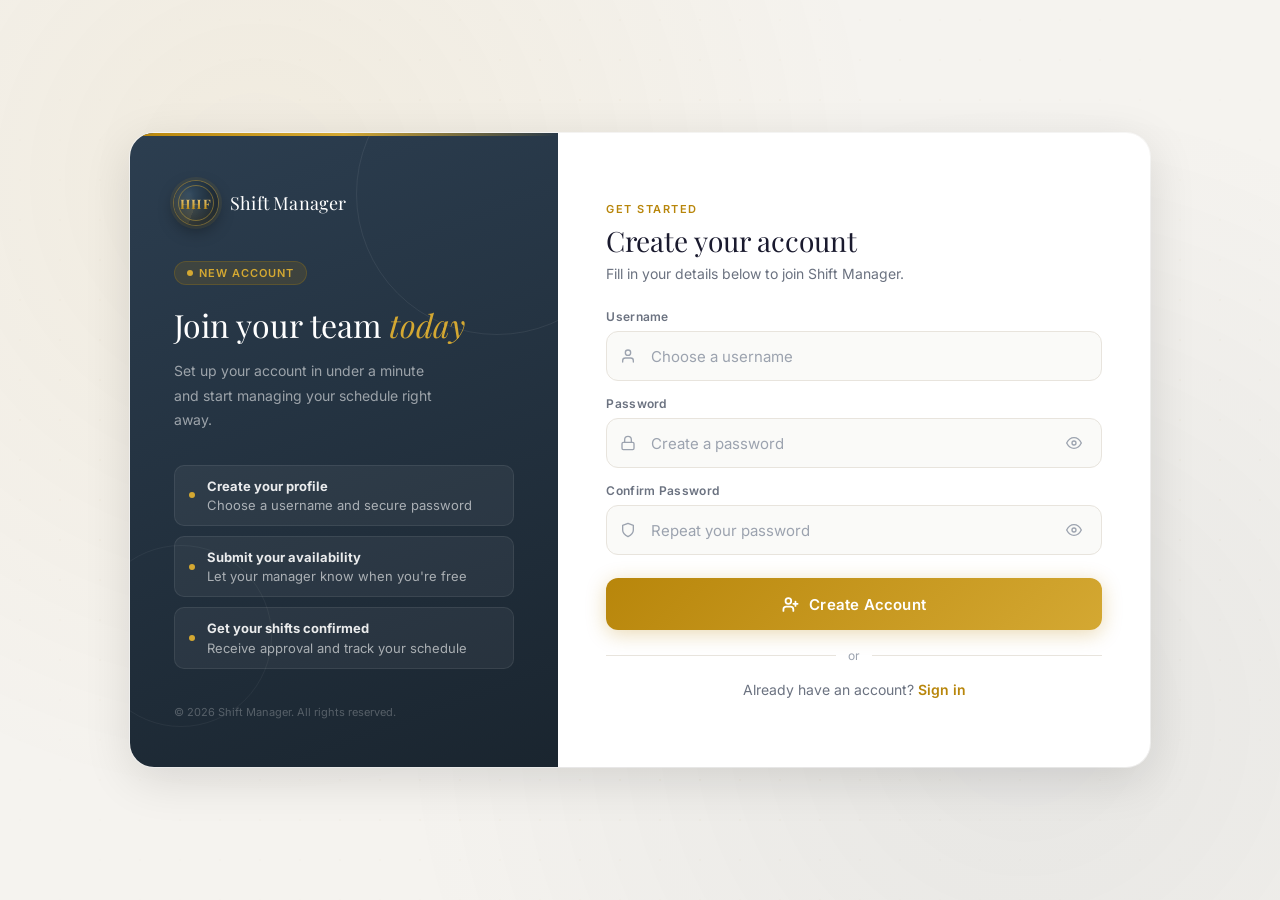
<file: src/main/resources/static/dashboard.html>
<!DOCTYPE html>
<html lang="en">
<head>
<meta charset="UTF-8">
<meta name="viewport" content="width=device-width, initial-scale=1.0">
<title>Shift Manager</title>
<link rel="icon" href="data:image/svg+xml,%3Csvg xmlns='http://www.w3.org/2000/svg' viewBox='0 0 64 64'%3E%3Ccircle cx='32' cy='32' r='30' fill='%231a252f' stroke='%23d4a832' stroke-width='3'/%3E%3Ctext x='32' y='39' font-family='Georgia,serif' font-size='17' font-weight='700' letter-spacing='1' fill='%23d4a832' text-anchor='middle'%3EHHF%3C/text%3E%3C/svg%3E">
<link href="https://fonts.googleapis.com/css2?family=Playfair+Display:ital,wght@0,600;0,700;1,600&family=Inter:wght@300;400;500;600;700&display=swap" rel="stylesheet">
<link href="https://cdn.jsdelivr.net/npm/bootstrap@5.3.0/dist/css/bootstrap.min.css" rel="stylesheet">
<style>
:root{
    --bg:#f5f3ef;
    --card:#ffffff;
    --left-bg:#2c3e50;
    --left-bg2:#1a252f;
    --accent:#b8860b;
    --accent-light:#d4a832;
    --text:#1a1a2e;
    --muted:#6b7280;
    --muted2:#9ca3af;
    --border:#e8e4dd;
    --sidebar-w:272px;
    --shadow-card:0 2px 16px rgba(26,26,46,0.06);
    --shadow-lg:0 12px 48px rgba(0,0,0,0.12);
}
*{margin:0;padding:0;box-sizing:border-box;}
html,body{height:100%;}
body{
    background:var(--bg);
    font-family:'Inter',sans-serif;
    color:var(--text);
    min-height:100vh;
    position:relative;
}
body::before{
    content:"";position:fixed;inset:0;pointer-events:none;z-index:0;
    background-image:
        radial-gradient(circle at 15% 10%,rgba(184,134,11,0.05) 0%,transparent 45%),
        radial-gradient(circle at 90% 90%,rgba(44,62,80,0.05) 0%,transparent 45%);
}
a{text-decoration:none;color:inherit;}
svg{display:block;}
 
/* ══════════ OVERLAY ══════════ */
#overlay{
    position:fixed;inset:0;background:rgba(15,15,25,0.45);
    backdrop-filter:blur(2px);
    opacity:0;visibility:hidden;transition:opacity .25s ease;
    z-index:40;
}
#overlay.open{opacity:1;visibility:visible;}
 
/* ══════════ DRAWER / SIDEBAR ══════════ */
.drawer{
    position:fixed;top:0;left:0;bottom:0;width:var(--sidebar-w);
    background:linear-gradient(165deg,var(--left-bg) 0%,var(--left-bg2) 100%);
    display:flex;flex-direction:column;
    transform:translateX(-100%);
    transition:transform .3s cubic-bezier(0.16,1,0.3,1);
    z-index:50;overflow-y:auto;
    box-shadow:0 0 40px rgba(0,0,0,0.25);
}
.drawer::before{
    content:"";position:absolute;top:0;left:0;right:0;height:3px;
    background:linear-gradient(90deg,var(--accent),var(--accent-light),transparent);
}
.drawer::after{
    content:"";position:absolute;width:220px;height:220px;border:1px solid rgba(255,255,255,0.06);
    border-radius:50%;top:-70px;right:-90px;pointer-events:none;
}
.drawer.open{transform:translateX(0);}
 
.drawer-header{
    display:flex;align-items:center;justify-content:space-between;
    padding:26px 22px 20px;position:relative;z-index:1;
}
.logo{
    font-family:'Playfair Display',serif;font-size:19px;font-weight:700;
    color:#fff;letter-spacing:.2px;
}
.close-btn{
    background:rgba(255,255,255,0.08);border:1px solid rgba(255,255,255,0.12);
    color:#fff;width:30px;height:30px;border-radius:8px;cursor:pointer;
    font-size:14px;line-height:1;display:none;align-items:center;justify-content:center;
    transition:.2s;
}
.close-btn:hover{background:rgba(255,255,255,0.15);}
 
.drawer-user{
    display:flex;align-items:center;gap:12px;
    padding:16px 22px 20px;margin:0 22px 8px;
    border-bottom:1px solid rgba(255,255,255,0.08);
    position:relative;z-index:1;
}
.user-avatar{
    width:42px;height:42px;border-radius:11px;flex-shrink:0;
    background:linear-gradient(135deg,var(--accent),var(--accent-light));
    display:flex;align-items:center;justify-content:center;
    color:#1a1a2e;font-weight:700;font-size:14px;
    box-shadow:0 4px 14px rgba(184,134,11,0.35);
}
.user-meta{min-width:0;}
.uname{color:#fff;font-size:14px;font-weight:600;white-space:nowrap;overflow:hidden;text-overflow:ellipsis;}
.role-tag{
    color:var(--accent-light);font-size:11px;font-weight:600;
    letter-spacing:.3px;margin-top:2px;
}
 
.drawer-nav{padding:6px 14px;flex:1;position:relative;z-index:1;}
.menu-section{
    font-size:10.5px;font-weight:700;letter-spacing:1.2px;text-transform:uppercase;
    color:rgba(255,255,255,0.3);padding:16px 10px 8px;
}
.menu-item{
    display:flex;align-items:center;gap:12px;
    padding:10px 12px;border-radius:10px;margin-bottom:2px;
    color:rgba(255,255,255,0.62);font-size:14px;font-weight:500;
    cursor:pointer;transition:background .18s,color .18s;
    position:relative;
}
.menu-item svg{
    width:18px;height:18px;stroke:currentColor;fill:none;
    stroke-width:2;stroke-linecap:round;stroke-linejoin:round;flex-shrink:0;
}
.menu-item:hover{background:rgba(255,255,255,0.06);color:#fff;}
.menu-item.active{
    background:rgba(184,134,11,0.16);color:#fff;
}
.menu-item.active::before{
    content:"";position:absolute;left:-14px;top:8px;bottom:8px;width:3px;
    border-radius:3px;background:linear-gradient(180deg,var(--accent),var(--accent-light));
}
.menu-item.active svg{stroke:var(--accent-light);}
 
.drawer-footer{padding:16px 22px 22px;position:relative;z-index:1;}
.logout-btn{
    width:100%;display:flex;align-items:center;justify-content:center;gap:9px;
    background:rgba(255,255,255,0.06);border:1px solid rgba(255,255,255,0.1);
    color:rgba(255,255,255,0.7);padding:11px;border-radius:10px;
    font-size:13.5px;font-weight:600;cursor:pointer;transition:.2s;
    font-family:'Inter',sans-serif;
}
.logout-btn:hover{background:rgba(220,60,60,0.16);border-color:rgba(220,60,60,0.3);color:#fca5a5;}
.logout-btn svg{width:16px;height:16px;stroke:currentColor;fill:none;stroke-width:2;stroke-linecap:round;stroke-linejoin:round;}
 
/* ══════════ TOPBAR ══════════ */
.topbar{
    position:sticky;top:0;z-index:20;
    display:flex;align-items:center;justify-content:space-between;
    padding:14px 24px;background:rgba(245,243,239,0.85);
    backdrop-filter:blur(10px);
    border-bottom:1px solid var(--border);
}
.hamburger{
    width:38px;height:38px;border-radius:10px;border:1px solid var(--border);
    background:#fff;display:flex;flex-direction:column;align-items:center;justify-content:center;
    gap:4px;cursor:pointer;flex-shrink:0;
}
.hamburger span{width:16px;height:2px;background:var(--text);border-radius:2px;}
.topbar-right{display:flex;align-items:center;gap:12px;margin-left:auto;}
.notif-btn{
    position:relative;width:38px;height:38px;border-radius:10px;
    border:1px solid var(--border);background:#fff;cursor:pointer;
    display:flex;align-items:center;justify-content:center;
}
.notif-btn svg{width:17px;height:17px;stroke:var(--muted);fill:none;stroke-width:2;stroke-linecap:round;stroke-linejoin:round;}
.notif-btn:hover svg{stroke:var(--accent);}
.notif-dot{
    position:absolute;top:8px;right:8px;width:8px;height:8px;border-radius:50%;
    background:#dc2626;border:2px solid #fff;
}
.user-pill{
    display:flex;align-items:center;gap:9px;background:#fff;
    border:1px solid var(--border);border-radius:30px;padding:5px 14px 5px 6px;
}
.mini-avatar{
    width:28px;height:28px;border-radius:8px;
    background:linear-gradient(135deg,var(--accent),var(--accent-light));
    display:flex;align-items:center;justify-content:center;
    color:#1a1a2e;font-weight:700;font-size:11px;flex-shrink:0;
}
.user-pill span{font-size:13.5px;font-weight:600;color:var(--text);}
 
/* ══════════ MAIN ══════════ */
.main{position:relative;z-index:1;padding:34px 30px 60px;max-width:1180px;}
 
.panel{display:none;animation:fadeUp .35s ease both;}
.panel.active{display:block;}
@keyframes fadeUp{from{opacity:0;transform:translateY(10px);}to{opacity:1;transform:translateY(0);}}
 
.page-heading{
    font-family:'Playfair Display',serif;font-size:30px;font-weight:700;
    color:var(--text);margin-bottom:4px;line-height:1.2;
}
.page-sub{font-size:14.5px;color:var(--muted);margin-bottom:28px;}
 
/* ══════════ STATS CARDS ══════════ */
.cards{display:grid;grid-template-columns:repeat(auto-fit,minmax(210px,1fr));gap:16px;margin-bottom:26px;}
.stats-card{
    background:var(--card);border:1px solid var(--border);border-radius:16px;
    padding:20px 22px;box-shadow:var(--shadow-card);
    position:relative;overflow:hidden;
}
.stats-card::before{
    content:"";position:absolute;left:0;top:0;bottom:0;width:3px;
    background:linear-gradient(180deg,var(--accent),var(--accent-light));
}
.stats-icon{
    width:38px;height:38px;border-radius:10px;
    background:rgba(184,134,11,0.1);
    display:flex;align-items:center;justify-content:center;margin-bottom:14px;
}
.stats-icon svg{width:18px;height:18px;stroke:var(--accent);fill:none;stroke-width:2;stroke-linecap:round;stroke-linejoin:round;}
.stats-title{font-size:12.5px;color:var(--muted);font-weight:600;margin-bottom:4px;}
.stats-value{font-family:'Playfair Display',serif;font-size:28px;font-weight:700;color:var(--text);}
 
/* ══════════ CARD BOX (SECTIONS) ══════════ */
.card-box{
    position:relative;overflow:hidden;
    background:var(--card);border:1px solid var(--border);border-radius:18px;
    padding:26px 26px 28px;margin-bottom:22px;box-shadow:var(--shadow-card);
}
.card-box::before{
    content:"";position:absolute;top:0;left:24px;right:24px;height:2px;
    background:linear-gradient(90deg,transparent,rgba(184,134,11,.45),transparent);
}
.section-title{
    display:flex;align-items:center;gap:10px;
    font-family:'Playfair Display',serif;font-size:18px;font-weight:700;
    color:var(--text);margin-bottom:20px;
}
.section-title svg{width:19px;height:19px;stroke:var(--accent);fill:none;stroke-width:2;stroke-linecap:round;stroke-linejoin:round;flex-shrink:0;}
 
.edit-panel{display:none;border:1.5px solid rgba(184,134,11,0.35);}
.edit-panel.open{display:block;animation:fadeUp .3s ease both;}
 
/* ══════════ FORMS ══════════ */
.form-label{font-size:12.5px;font-weight:600;letter-spacing:.2px;color:var(--muted);margin-bottom:7px;}
.form-control, .form-select{
    height:46px;padding:0 14px;background:#fafaf8;
    border:1.5px solid var(--border) !important;border-radius:10px !important;
    font-size:14.5px;color:var(--text);font-family:'Inter',sans-serif;
    box-shadow:none !important;transition:border-color .2s,box-shadow .2s,background .2s;
}
textarea.form-control{height:auto;padding:12px 14px;}
.form-control:hover, .form-select:hover{border-color:#d4c9b8 !important;background:#fff;}
.form-control:focus, .form-select:focus{
    border-color:rgba(184,134,11,0.55) !important;background:#fff;
    box-shadow:0 0 0 3px rgba(184,134,11,0.1) !important;
}
.form-control:disabled{background:#f3f1ec;color:var(--muted);}
 
/* ══════════ BUTTONS ══════════ */
.btn-save{
    background:linear-gradient(135deg,var(--accent) 0%,var(--accent-light) 100%);
    color:#fff;border:none;border-radius:10px;padding:12px 26px;
    font-size:14.5px;font-weight:600;font-family:'Inter',sans-serif;cursor:pointer;
    box-shadow:0 4px 16px rgba(184,134,11,0.28);transition:transform .15s,box-shadow .2s;
}
.btn-save:hover{transform:translateY(-1px);box-shadow:0 6px 20px rgba(184,134,11,0.34);}
.btn-save:active{transform:scale(0.98);}
 
.btn-delete{
    background:#fff;color:#b91c1c;border:1.5px solid #fecaca;border-radius:10px;
    padding:12px 26px;font-size:14.5px;font-weight:600;font-family:'Inter',sans-serif;
    cursor:pointer;transition:.2s;
}
.btn-delete:hover{background:#fef2f2;border-color:#fca5a5;}
 
.action-group{display:flex;gap:6px;flex-wrap:wrap;}
.btn-action{
    border:none;border-radius:8px;padding:6px 12px;font-size:12.5px;font-weight:600;
    cursor:pointer;font-family:'Inter',sans-serif;transition:.15s;
}
.btn-action.accept{background:#dcfce7;color:#15803d;}
.btn-action.accept:hover{background:#bbf7d0;}
.btn-action.edit{background:#eef2f7;color:#334155;}
.btn-action.edit:hover{background:#e2e8f0;}
.btn-action.delete{background:#fef2f2;color:#b91c1c;}
.btn-action.delete:hover{background:#fee2e2;}
 
/* ══════════ TABLE ══════════ */
.table-responsive{overflow-x:auto;}
.table{width:100%;border-collapse:collapse;font-size:14px;}
.table thead th{
    text-align:left;font-size:11.5px;font-weight:700;letter-spacing:.4px;
    color:var(--muted);padding:0 14px 12px;border-bottom:2px solid var(--border);
    white-space:nowrap;
}
.table tbody td{
    padding:14px;border-bottom:1px solid var(--border);color:var(--text);
    vertical-align:middle;
}
.table tbody tr:last-child td{border-bottom:none;}
.table-hover tbody tr:hover{background:#faf8f3;}
 
/* ══════════ CHAT ══════════ */
#chatBox{
    display:flex;flex-direction:column;gap:10px;
    max-height:400px;overflow-y:auto;padding:6px 4px 16px;margin-bottom:14px;
}
.message-admin, .message-user{max-width:72%;}
.message-admin{align-self:flex-start;}
.message-user{align-self:flex-end;}
.message-admin .sender, .message-user .sender{
    font-size:11.5px;color:var(--muted);margin-bottom:4px;font-weight:600;
}
.message-user .sender{text-align:right;}
.message-admin .bubble{
    background:#f1efe9;color:var(--text);padding:10px 15px;border-radius:14px 14px 14px 4px;
    font-size:14px;line-height:1.5;
}
.message-user .bubble{
    background:linear-gradient(135deg,var(--left-bg),var(--left-bg2));color:#fff;
    padding:10px 15px;border-radius:14px 14px 4px 14px;font-size:14px;line-height:1.5;
}
 
/* ══════════ NOTIFICATIONS / MISC ══════════ */
.status-approved{
    background:#dcfce7;color:#15803d;padding:4px 12px;border-radius:20px;
    font-size:12px;font-weight:700;display:inline-block;white-space:nowrap;
}
.status-pending{
    background:#fef3c7;color:#a16207;padding:4px 12px;border-radius:20px;
    font-size:12px;font-weight:700;display:inline-block;white-space:nowrap;
}
 
select#languageSelect{
    height:46px;padding:0 14px;background:#fafaf8;border:1.5px solid var(--border);
    border-radius:10px;font-size:14.5px;color:var(--text);font-family:'Inter',sans-serif;
    width:100%;max-width:280px;
}
input[type=checkbox]{accent-color:var(--accent);width:16px;height:16px;cursor:pointer;}
 
details summary::-webkit-details-marker{color:var(--accent);}
details{background:#fff;}
details summary{outline:none;}
 
/* ══════════ RESPONSIVE ══════════ */
@media(min-width:993px){
    .drawer{transform:translateX(0);}
    .hamburger{display:none;}
    .main{margin-left:var(--sidebar-w);}
    .topbar{margin-left:var(--sidebar-w);}
    #overlay{display:none;}
}
@media(max-width:992px){
    .close-btn{display:flex;}
    .main{padding:24px 18px 50px;}
    .page-heading{font-size:25px;}
    .stats-value{font-size:24px;}
    .card-box{padding:20px 18px 24px;}
    .message-admin, .message-user{max-width:88%;}
}
@media(max-width:480px){
    .topbar{padding:12px 16px;}
    .user-pill span{display:none;}
    .user-pill{padding:6px;}
}
 
/* ══════════ HHF MONOGRAM LOGO ══════════ */
.brand{display:flex;align-items:center;gap:12px;position:relative;z-index:1;}
.hhf-logo{
    position:relative;width:44px;height:44px;border-radius:50%;flex-shrink:0;
    background:radial-gradient(circle at 35% 30%,#324a5f,#1a252f 70%);
    display:flex;align-items:center;justify-content:center;
    box-shadow:0 0 0 1px rgba(212,168,50,.4),0 0 0 4px rgba(212,168,50,.09),0 6px 16px rgba(0,0,0,.35);
}
.hhf-logo::before{
    content:"";position:absolute;inset:4px;border-radius:50%;
    border:1px solid rgba(212,168,50,.45);
}
.hhf-logo::after{
    content:"";position:absolute;inset:0;border-radius:50%;
    background:conic-gradient(from 200deg,rgba(212,168,50,.35),transparent 40%,transparent 60%,rgba(212,168,50,.2));
    opacity:.6;mix-blend-mode:screen;pointer-events:none;
}
.hhf-mono{
    position:relative;z-index:1;font-family:'Playfair Display',serif;font-weight:700;
    font-size:13px;letter-spacing:1.4px;
    background:linear-gradient(180deg,#f1d38a 10%,#b8860b 90%);
    -webkit-background-clip:text;background-clip:text;color:transparent;
}
.brand-name{
    font-family:'Playfair Display',serif;font-size:18px;font-weight:700;
    color:#fff;letter-spacing:.2px;line-height:1.15;
}
 
/* ══════════ CLICK-POP TACTILE FEEDBACK ══════════ */
.pop-fx{ transition:transform .16s cubic-bezier(.34,1.56,.64,1); }
.pop-fx:active{ transform:scale(.95); }
@keyframes popRise{
    0%{ transform:scale(.95); filter:brightness(1); }
    55%{ transform:scale(1.045) translateY(-2px); filter:brightness(1.06); }
    100%{ transform:scale(1) translateY(0); filter:brightness(1); }
}
.pop-fx.pop-rise{ animation:popRise .45s cubic-bezier(.34,1.56,.64,1); }
.stats-card.pop-fx.pop-rise, .card-box.pop-fx.pop-rise{
    box-shadow:0 10px 30px rgba(184,134,11,.22) !important;
}
</style>
</head>
<body>
 
<!-- OVERLAY -->
<div id="overlay" onclick="closeDrawer()"></div>
 
<!-- DRAWER -->
<div class="drawer" id="drawer">
    <div class="drawer-header">
        <div class="brand">
            <div class="hhf-logo"><span class="hhf-mono">HHF</span></div>
            <div class="brand-name">Shift Manager</div>
        </div>
        <button class="close-btn pop-fx" onclick="closeDrawer()" aria-label="Đóng menu">✕</button>
    </div>
 
    <div class="drawer-user">
        <div class="user-avatar" id="drawerAvatar">?</div>
        <div class="user-meta">
            <div class="uname" id="drawerUsername">User</div>
            <div class="role-tag" id="drawerRole">Employee</div>
        </div>
    </div>
 
    <nav class="drawer-nav">
        <div class="menu-section">Workspace</div>
 
        <a class="menu-item active pop-fx" onclick="showPanel('dashboard')">
            <svg viewBox="0 0 24 24" fill="none" stroke-width="2" stroke-linecap="round" stroke-linejoin="round">
                <rect x="3" y="3" width="7" height="7"/><rect x="14" y="3" width="7" height="7"/>
                <rect x="14" y="14" width="7" height="7"/><rect x="3" y="14" width="7" height="7"/>
            </svg>
            <span data-i18n="menuDashboard">Dashboard</span>
        </a>
 
        <a class="menu-item pop-fx" onclick="showPanel('schedule')">
            <svg viewBox="0 0 24 24" fill="none" stroke-width="2" stroke-linecap="round" stroke-linejoin="round">
                <rect x="3" y="4" width="18" height="18" rx="2"/>
                <line x1="16" y1="2" x2="16" y2="6"/><line x1="8" y1="2" x2="8" y2="6"/>
                <line x1="3" y1="10" x2="21" y2="10"/>
            </svg>
            <span data-i18n="menuSchedule">My Schedule</span>
        </a>
 
        <a class="menu-item pop-fx" onclick="showPanel('messages')">
            <svg viewBox="0 0 24 24" fill="none" stroke-width="2" stroke-linecap="round" stroke-linejoin="round">
                <path d="M21 15a2 2 0 0 1-2 2H7l-4 4V5a2 2 0 0 1 2-2h14a2 2 0 0 1 2 2z"/>
            </svg>
            <span data-i18n="menuMessages">Messages</span>
        </a>
 
        <a class="menu-item pop-fx" onclick="showPanel('notifications')">
            <svg viewBox="0 0 24 24" fill="none" stroke-width="2" stroke-linecap="round" stroke-linejoin="round">
                <path d="M18 8A6 6 0 0 0 6 8c0 7-3 9-3 9h18s-3-2-3-9"/>
                <path d="M13.73 21a2 2 0 0 1-3.46 0"/>
            </svg>
            <span data-i18n="menuNotifications">Notifications</span>
        </a>
 
        <div class="menu-section">Account</div>
 
        <a class="menu-item pop-fx" onclick="showPanel('settings')">
            <svg viewBox="0 0 24 24" fill="none" stroke-width="2" stroke-linecap="round" stroke-linejoin="round">
                <circle cx="12" cy="12" r="3"/>
                <path d="M19.4 15a1.65 1.65 0 0 0 .33 1.82l.06.06a2 2 0 0 1-2.83 2.83l-.06-.06a1.65 1.65 0 0 0-1.82-.33 1.65 1.65 0 0 0-1 1.51V21a2 2 0 0 1-4 0v-.09A1.65 1.65 0 0 0 9 19.4a1.65 1.65 0 0 0-1.82.33l-.06.06a2 2 0 0 1-2.83-2.83l.06-.06A1.65 1.65 0 0 0 4.68 15a1.65 1.65 0 0 0-1.51-1H3a2 2 0 0 1 0-4h.09A1.65 1.65 0 0 0 4.6 9a1.65 1.65 0 0 0-.33-1.82l-.06-.06a2 2 0 0 1 2.83-2.83l.06.06A1.65 1.65 0 0 0 9 4.68a1.65 1.65 0 0 0 1-1.51V3a2 2 0 0 1 4 0v.09a1.65 1.65 0 0 0 1 1.51 1.65 1.65 0 0 0 1.82-.33l.06-.06A2 2 0 0 1 20.46 6.46l-.06.06A1.65 1.65 0 0 0 19.4 9a1.65 1.65 0 0 0 1.51 1H21a2 2 0 0 1 0 4h-.09a1.65 1.65 0 0 0-1.51 1z"/>
            </svg>
            <span data-i18n="menuSettings">Settings</span>
        </a>
 
        <a class="menu-item pop-fx" onclick="showPanel('help')">
            <svg viewBox="0 0 24 24" fill="none" stroke-width="2" stroke-linecap="round" stroke-linejoin="round">
                <circle cx="12" cy="12" r="10"/>
                <path d="M9.09 9a3 3 0 0 1 5.83 1c0 2-3 3-3 3"/>
                <line x1="12" y1="17" x2="12.01" y2="17"/>
            </svg>
            <span data-i18n="menuHelp">Help &amp; Support</span>
        </a>
    </nav>
 
    <div class="drawer-footer">
        <button class="logout-btn pop-fx" onclick="logout()">
            <svg viewBox="0 0 24 24" fill="none" stroke-width="2" stroke-linecap="round" stroke-linejoin="round">
                <path d="M9 21H5a2 2 0 0 1-2-2V5a2 2 0 0 1 2-2h4"/>
                <polyline points="16 17 21 12 16 7"/>
                <line x1="21" y1="12" x2="9" y2="12"/>
            </svg>
            <span data-i18n="logoutBtn">Logout</span>
        </button>
    </div>
</div>
 
<!-- TOPBAR -->
<div class="topbar">
    <button class="hamburger pop-fx" onclick="openDrawer()" aria-label="Mở menu">
        <span></span><span></span><span></span>
    </button>
    <div class="topbar-right">
        <button class="notif-btn pop-fx" onclick="showPanel('notifications')" aria-label="Thông báo">
            <svg viewBox="0 0 24 24" fill="none" stroke-width="2" stroke-linecap="round" stroke-linejoin="round">
                <path d="M18 8A6 6 0 0 0 6 8c0 7-3 9-3 9h18s-3-2-3-9"/>
                <path d="M13.73 21a2 2 0 0 1-3.46 0"/>
            </svg>
            <span class="notif-dot" id="notifDot" style="display:none;"></span>
        </button>
        <div class="user-pill pop-fx">
            <div class="mini-avatar" id="topAvatar">?</div>
            <span id="topUsername">User</span>
        </div>
    </div>
</div>
 
<!-- MAIN -->
<div class="main">
 
    <!-- ===== DASHBOARD ===== -->
    <div class="panel active" id="panel-dashboard">
        <div class="page-heading" id="dashboardHeading" data-i18n="welcome">Welcome Back 👋</div>
        <div class="page-sub" id="dashboardSub" data-i18n="dashboardSub">Employee Shift Management System</div>
 
        <div class="cards">
            <div class="stats-card pop-fx">
                <div class="stats-icon">
                    <svg viewBox="0 0 24 24" fill="none" stroke-width="2" stroke-linecap="round" stroke-linejoin="round">
                        <rect x="3" y="4" width="18" height="18" rx="2"/>
                        <line x1="16" y1="2" x2="16" y2="6"/>
                        <line x1="8" y1="2" x2="8" y2="6"/>
                        <line x1="3" y1="10" x2="21" y2="10"/>
                    </svg>
                </div>
                <div class="stats-title" id="totalShiftTitle" data-i18n="totalShiftTitle">Total Shifts</div>
                <div class="stats-value" id="totalShift">0</div>
            </div>
            <div class="stats-card pop-fx">
                <div class="stats-icon">
                    <svg viewBox="0 0 24 24" fill="none" stroke-width="2" stroke-linecap="round" stroke-linejoin="round">
                        <circle cx="12" cy="12" r="10"/>
                        <polyline points="12 6 12 12 16 14"/>
                    </svg>
                </div>
                <div class="stats-title" data-i18n="totalHoursTitle">Total Hours</div>
                <div class="stats-value" id="totalHours">0h</div>
            </div>
        </div>
 
        <!-- REGISTER AVAILABILITY -->
        <div class="card-box" id="availabilityBox">
            <div class="section-title">
                <svg viewBox="0 0 24 24" fill="none" stroke-width="2" stroke-linecap="round" stroke-linejoin="round">
                    <circle cx="12" cy="12" r="10"/>
                    <line x1="12" y1="8" x2="12" y2="12"/>
                    <line x1="12" y1="16" x2="12.01" y2="16"/>
                </svg>
                <span data-i18n="registerAvailabilityTitle">Register Availability</span>
            </div>
            <div class="row g-3">
                <div class="col-md-4">
                    <label class="form-label" data-i18n="dateLabel">Date</label>
                    <input type="date" id="date" class="form-control">
                </div>
                <div class="col-md-4">
                    <label class="form-label" data-i18n="availableFromLabel">Available From</label>
                    <input type="time" id="startTime" class="form-control">
                </div>
                <div class="col-md-4">
                    <label class="form-label" data-i18n="availableUntilLabel">Available Until</label>
                    <input type="time" id="endTime" class="form-control">
                </div>
                <div class="col-12">
                    <label class="form-label" data-i18n="noteLabel">Note</label>
                    <textarea id="note" class="form-control" rows="3" data-i18n-placeholder="notePlaceholder" placeholder="Optional note"></textarea>
                </div>
                <div class="col-12">
                    <button class="btn-save pop-fx" onclick="addShift()" data-i18n="submitAvailabilityBtn">Submit Availability</button>
                </div>
            </div>
        </div>
 
        <!-- ADMIN EDIT SHIFT -->
        <div class="card-box edit-panel" id="editShiftBox">
            <div class="section-title">
                <svg viewBox="0 0 24 24" fill="none" stroke-width="2" stroke-linecap="round" stroke-linejoin="round">
                    <path d="M12 20h9"/>
                    <path d="M16.5 3.5a2.12 2.12 0 0 1 3 3L7 19l-4 1 1-4Z"/>
                </svg>
                <span data-i18n="editShiftTitle">Edit Employee Shift</span>
            </div>
            <input type="hidden" id="editShiftId">
            <div class="row g-3">
                <div class="col-md-3">
                    <label class="form-label" data-i18n="employeeLabel">Employee</label>
                    <input type="text" id="editEmployee" class="form-control" disabled>
                </div>
                <div class="col-md-3">
                    <label class="form-label" data-i18n="dateLabel">Date</label>
                    <input type="date" id="editDate" class="form-control">
                </div>
                <div class="col-md-3">
                    <label class="form-label" data-i18n="startLabel">Start</label>
                    <input type="time" id="editStartTime" class="form-control">
                </div>
                <div class="col-md-3">
                    <label class="form-label" data-i18n="endLabel">End</label>
                    <input type="time" id="editEndTime" class="form-control">
                </div>
                <div class="col-12">
                    <label class="form-label" data-i18n="noteLabel">Note</label>
                    <textarea id="editNote" class="form-control" rows="3"></textarea>
                </div>
                <div class="col-12 d-flex gap-2">
                    <button class="btn-save pop-fx" onclick="saveEditedShift()" data-i18n="saveEditBtn">Save Edit</button>
                    <button class="btn-delete pop-fx" onclick="cancelEditShift()" data-i18n="cancelBtn">Cancel</button>
                </div>
            </div>
        </div>
 
        <!-- SHIFT TABLE -->
        <div class="card-box">
            <div class="section-title" id="shiftRequestTitle">
                <svg viewBox="0 0 24 24" fill="none" stroke-width="2" stroke-linecap="round" stroke-linejoin="round">
                    <line x1="8" y1="6" x2="21" y2="6"/>
                    <line x1="8" y1="12" x2="21" y2="12"/>
                    <line x1="8" y1="18" x2="21" y2="18"/>
                    <line x1="3" y1="6" x2="3.01" y2="6"/>
                    <line x1="3" y1="12" x2="3.01" y2="12"/>
                    <line x1="3" y1="18" x2="3.01" y2="18"/>
                </svg>
                <span data-i18n="shiftRequestTitle">My Shift Requests</span>
            </div>
 
            <div class="table-responsive">
                <table class="table table-hover align-middle">
                    <!-- ✅ FIX: thêm id để JS render vào đúng chỗ -->
                    <thead id="shiftTableHead"></thead>
                    <tbody id="shiftTable"></tbody>
                </table>
            </div>
        </div>
    </div><!-- end panel-dashboard -->
 
    <!-- ===== MY SCHEDULE ===== -->
    <div class="panel" id="panel-schedule">
        <div class="page-heading" id="scheduleHeading" data-i18n="scheduleHeading">My Schedule</div>
        <div class="page-sub" id="scheduleSub" data-i18n="scheduleSub">Approved work schedule</div>
 
        <div class="card-box">
            <div class="section-title" id="approvedScheduleTitle" data-i18n="approvedScheduleTitle">Approved Work Schedule</div>
            <div class="table-responsive">
                <table class="table align-middle">
                    <thead id="approvedScheduleHead"></thead>
                    <tbody id="approvedScheduleTable"></tbody>
                </table>
            </div>
        </div>
    </div>
 
    <!-- ===== MESSAGES ===== -->
    <div class="panel" id="panel-messages">
        <div class="page-heading" data-i18n="messagesHeading">Messages</div>
        <div class="page-sub" id="messageSub" data-i18n="messageSub">Chat with your manager</div>
 
        <div class="card-box">
            <div class="mb-3" id="adminChatSelector" style="display:none;">
                <label class="form-label" data-i18n="selectEmployeeLabel">Select employee</label>
                <select id="chatUserSelect" class="form-control form-select" onchange="selectChatUser(this.value)">
                    <option value="" data-i18n="selectEmployeePlaceholder">Choose employee...</option>
                </select>
            </div>
            <div id="chatBox">
                <div class="message-admin">
                    <div class="sender">Manager</div>
                    <div class="bubble">Please submit next week's availability.</div>
                </div>
            </div>
            <div class="d-flex gap-2">
                <input type="text" id="messageInput" class="form-control"
                    data-i18n-placeholder="typeMessagePlaceholder" placeholder="Type message...">
                <button class="btn-save pop-fx" onclick="sendMessage()" data-i18n="sendBtn">Send</button>
            </div>
        </div>
    </div>
 
    <!-- ===== NOTIFICATIONS ===== -->
    <div class="panel" id="panel-notifications">
        <div class="page-heading" data-i18n="notificationsHeading">Notifications</div>
        <div class="page-sub" data-i18n="notificationsSub">Your latest updates</div>
 
        <div class="card-box">
            <div id="notifList" style="display:flex;flex-direction:column;gap:12px;">
                <div style="color:#aaa;font-size:14px;text-align:center;padding:20px;">Loading notifications...</div>
            </div>
        </div>
    </div>
 
    <!-- ===== SETTINGS ===== -->
    <div class="panel" id="panel-settings">
        <div class="page-heading" data-i18n="settingsTitle">Settings</div>
        <div class="page-sub" data-i18n="settingsSub">Manage your account preferences</div>
 
        <div class="card-box">
            <div class="section-title" data-i18n="profileTitle">Profile</div>
            <div class="row g-3">
                <div class="col-md-6">
                    <label class="form-label" data-i18n="usernameLabel">Username</label>
                    <input type="text" id="settingUsername" class="form-control" disabled>
                </div>
                <div class="col-md-6">
                    <label class="form-label" data-i18n="fullNameLabel">Full Name</label>
                    <input type="text" id="settingFullName" class="form-control"
                        data-i18n-placeholder="fullNameLabel" placeholder="Your full name">
                </div>
                <div class="col-md-6">
                    <label class="form-label" data-i18n="emailLabel">Email</label>
                    <input type="email" id="settingEmail" class="form-control" placeholder="your@email.com">
                </div>
                <div class="col-md-6">
                    <label class="form-label" data-i18n="phoneLabel">Phone</label>
                    <input type="tel" id="settingPhone" class="form-control" placeholder="+84 000 000 000">
                </div>
                <div class="col-12">
                    <button class="btn-save pop-fx" onclick="saveProfile()" data-i18n="saveProfileBtn">Save Profile</button>
                </div>
            </div>
        </div>
 
        <div class="card-box">
            <div class="section-title" data-i18n="securityTitle">Security</div>
            <div class="row g-3">
                <div class="col-md-6">
                    <label class="form-label" data-i18n="currentPasswordLabel">Current Password</label>
                    <input type="password" id="currentPassword" class="form-control" placeholder="••••••••">
                </div>
                <div class="col-md-6">
                    <label class="form-label" data-i18n="newPasswordLabel">New Password</label>
                    <input type="password" id="newPassword" class="form-control" placeholder="••••••••">
                </div>
                <div class="col-md-6">
                    <label class="form-label" data-i18n="confirmPasswordLabel">Confirm Password</label>
                    <input type="password" id="confirmPassword" class="form-control" placeholder="••••••••">
                </div>
                <div class="col-12">
                    <button class="btn-save pop-fx" onclick="changePassword()" data-i18n="changePasswordBtn">Change Password</button>
                </div>
            </div>
        </div>
 
        <div class="card-box">
            <div class="section-title" data-i18n="preferencesTitle">Preferences</div>
            <div class="row g-3">
                <div class="col-12">
                    <label class="form-label" data-i18n="languageLabel">Language</label>
                    <select id="languageSelect" onchange="changeLanguage(this.value)">
                        <option value="en">English</option>
                        <option value="vi">Tiếng Việt</option>
                    </select>
                </div>
                <div class="col-12">
                    <label class="form-label d-flex align-items-center gap-2">
                        <input type="checkbox" id="emailNotifications" checked>
                        <span data-i18n="emailNotificationsLabel">Email notifications</span>
                    </label>
                    <label class="form-label d-flex align-items-center gap-2" style="margin-top:8px;">
                        <input type="checkbox" id="shiftReminders" checked>
                        <span data-i18n="shiftRemindersLabel">Shift reminders</span>
                    </label>
                </div>
                <div class="col-12">
                    <button class="btn-save pop-fx" onclick="savePreferences()" data-i18n="savePreferencesBtn">Save Preferences</button>
                </div>
            </div>
        </div>
    </div>
 
    <!-- ===== HELP ===== -->
    <div class="panel" id="panel-help">
        <div class="page-heading" data-i18n="helpHeading">Help &amp; Support</div>
        <div class="page-sub" data-i18n="helpSub">Find answers and contact support</div>
 
        <div class="card-box">
            <div class="section-title" data-i18n="faqTitle">Frequently Asked Questions</div>
            <div style="display:flex;flex-direction:column;gap:14px;">
                <details style="border:1px solid #eee;border-radius:10px;padding:14px;">
                    <summary style="font-weight:600;font-size:14px;cursor:pointer;" data-i18n="faq1Q">How do I submit availability?</summary>
                    <p style="font-size:13px;color:#666;margin-top:10px;" data-i18n="faq1A">Go to the Dashboard and fill in the Register Availability form with your preferred date and time window, then click Submit.</p>
                </details>
                <details style="border:1px solid #eee;border-radius:10px;padding:14px;">
                    <summary style="font-weight:600;font-size:14px;cursor:pointer;" data-i18n="faq2Q">How is Total Hours calculated?</summary>
                    <p style="font-size:13px;color:#666;margin-top:10px;" data-i18n="faq2A">Total Hours sums the duration of every shift request you've submitted (end time minus start time) and displays the total in hours and minutes.</p>
                </details>
                <details style="border:1px solid #eee;border-radius:10px;padding:14px;">
                    <summary style="font-weight:600;font-size:14px;cursor:pointer;" data-i18n="faq3Q">How do I contact my manager?</summary>
                    <p style="font-size:13px;color:#666;margin-top:10px;" data-i18n="faq3A">Use the Messages section from the side menu to send messages directly to your manager.</p>
                </details>
            </div>
        </div>
 
        <div class="card-box">
            <div class="section-title" data-i18n="contactSupportTitle">Contact Support</div>
            <div class="row g-3">
                <div class="col-12">
                    <label class="form-label" data-i18n="yourMessageLabel">Your message</label>
                    <textarea class="form-control" rows="4"
                        data-i18n-placeholder="yourMessagePlaceholder"
                        placeholder="Describe your issue..."></textarea>
                </div>
                <div class="col-12">
                    <button class="btn-save pop-fx" data-i18n="sendToSupportBtn">Send to Support</button>
                </div>
            </div>
        </div>
    </div>
 
</div><!-- end .main -->
 
<script>
/* ── AUTH GUARD ── */
(function() {
    const _u = localStorage.getItem("username");
    const _r = localStorage.getItem("role");
    if (!_u || !_r) {
        window.location.href = "register.html";
    }
})();
 
/* ── CLICK-POP TACTILE FEEDBACK (áp dụng cho mọi phần tử .pop-fx, kể cả phần tử tạo động) ── */
document.addEventListener("click", (e) => {
    const el = e.target.closest(".pop-fx");
    if (!el) return;
    el.classList.remove("pop-rise");
    void el.offsetWidth; /* buộc reflow để animation chạy lại từ đầu */
    el.classList.add("pop-rise");
});
 
/* ── USER INFO ── */
const username = localStorage.getItem("username") || "User";
const role = (localStorage.getItem("role") || "").toLowerCase();
const isAdmin = role === "admin" || username.toLowerCase() === "admin";
const initials = username.split(" ").map(w => w[0]).join("").toUpperCase().slice(0, 2) || "U";
 
document.getElementById("topUsername").innerText = username;
document.getElementById("topAvatar").innerText = initials;
document.getElementById("drawerUsername").innerText = username;
document.getElementById("drawerAvatar").innerText = initials;
document.getElementById("drawerRole").innerText = isAdmin ? "Admin" : "Employee";
document.getElementById("settingUsername").value = username;
 
if (isAdmin) {
    document.getElementById("availabilityBox").style.display = "none";
}
 
/* Admin text overrides — lưu riêng, applyLanguage sẽ skip các id này */
const adminTextOverrides = isAdmin ? {
    "dashboardHeading": { en: "Admin Dashboard", vi: "Bảng quản trị" },
    "dashboardSub":     { en: "Review and manage employee shift requests", vi: "Xem và quản lý yêu cầu ca làm việc" },
    "totalShiftTitle":  { en: "Total Requests", vi: "Tổng yêu cầu" },
    "scheduleHeading":  { en: "Approved Schedules", vi: "Lịch đã duyệt" },
    "scheduleSub":      { en: "Approved work schedules by employee", vi: "Lịch làm việc đã duyệt theo nhân viên" },
    "approvedScheduleTitle": { en: "Approved Employee Work Schedule", vi: "Lịch làm việc nhân viên đã duyệt" },
    "messageSub":       { en: "Chat with employees", vi: "Nhắn tin với nhân viên" },
} : {};
 
/* ── DRAWER ── */
function openDrawer() {
    document.getElementById("drawer").classList.add("open");
    document.getElementById("overlay").classList.add("open");
}
function closeDrawer() {
    document.getElementById("drawer").classList.remove("open");
    document.getElementById("overlay").classList.remove("open");
}
 
/* ── PANELS ── */
function showPanel(id) {
    document.querySelectorAll(".panel").forEach(p => p.classList.remove("active"));
    document.querySelectorAll(".menu-item").forEach(m => m.classList.remove("active"));
 
    const panel = document.getElementById("panel-" + id);
    if (panel) panel.classList.add("active");
 
    document.querySelectorAll(".menu-item").forEach(m => {
        if (m.getAttribute("onclick") && m.getAttribute("onclick").includes("'" + id + "'")) {
            m.classList.add("active");
        }
    });
 
    closeDrawer();
    window.scrollTo({ top: 0, behavior: "smooth" });
 
    if (id === "messages") openMessages();
    if (id === "notifications") buildNotifications();
}
 
/* ── HELPERS ── */
function calcHours(start, end) {
    if (!start || !end) return 0;
    const [sh, sm] = start.split(":").map(Number);
    const [eh, em] = end.split(":").map(Number);
    const mins = (eh * 60 + em) - (sh * 60 + sm);
    return mins > 0 ? mins : 0;
}
 
function formatHours(totalMins) {
    const h = Math.floor(totalMins / 60);
    const m = totalMins % 60;
    return m > 0 ? `${h}h ${m}m` : `${h}h`;
}
 
function safeText(value) {
    return String(value ?? "").replace(/[&<>"']/g, char => ({
        "&": "&amp;", "<": "&lt;", ">": "&gt;", '"': "&quot;", "'": "&#039;"
    }[char]));
}
 
function normalizeStatus(status) {
    return (status || "pending").toLowerCase();
}
 
function getShiftUser(shift) {
    return shift.username || shift.employeeName || shift.name || shift.user || "Unknown";
}
 
/* ── STATUS BADGE với i18n ── */
function statusBadge(status) {
    const normalized = normalizeStatus(status);
    if (normalized === "approved") {
        const label = (translations && translations["statusApproved"]) || "Approved";
        return `<span class="status-approved">${label}</span>`;
    }
    const label = (translations && translations["statusPending"]) || "Pending";
    return `<span class="status-pending">${label}</span>`;
}
 
/* ── BUTTON với i18n ── */
function makeButton(key, defaultLabel, onclick, type) {
    const label = (translations && translations[key]) || defaultLabel;
    return `<button class="btn-action ${type} pop-fx" onclick="${onclick}">${label}</button>`;
}
 
/* ── LOAD SHIFTS ── */
let shiftsData = [];
 
function loadShifts() {
    const requestUser = isAdmin ? "admin" : username;
    const url = `https://employee-management-1-iw92.onrender.com/shifts?username=${encodeURIComponent(requestUser)}`;
 
    fetch(url)
        .then(res => res.json())
        .then(data => {
            shiftsData = Array.isArray(data) ? data : [];
            renderShifts();
            renderApprovedSchedule();
            buildNotifications();
        })
        .catch(() => {
            shiftsData = JSON.parse(localStorage.getItem("demoShifts") || "[]");
            if (!isAdmin) {
                shiftsData = shiftsData.filter(s => getShiftUser(s) === username);
            }
            renderShifts();
            renderApprovedSchedule();
            buildNotifications();
        });
}
 
function saveDemoShifts() {
    const allDemoShifts = JSON.parse(localStorage.getItem("demoShifts") || "[]");
    const otherShifts = allDemoShifts.filter(s => !shiftsData.some(c => c.id === s.id));
    localStorage.setItem("demoShifts", JSON.stringify([...otherShifts, ...shiftsData]));
}
 
/* ── RENDER TABLE với i18n column headers ── */
function t(key, fallback) {
    return (translations && translations[key]) || fallback;
}
 
function renderShifts() {
    const head = document.getElementById("shiftTableHead");
    const table = document.getElementById("shiftTable");
    if (!head || !table) return;
 
    table.innerHTML = "";
 
    if (isAdmin) {
        head.innerHTML = `<tr>
            <th>${t("colUser","User")}</th>
            <th>${t("colDate","Date")}</th>
            <th>${t("startLabel","Start")}</th>
            <th>${t("endLabel","End")}</th>
            <th>${t("colHours","Hours")}</th>
            <th>${t("noteLabel","Note")}</th>
            <th>${t("colStatus","Status")}</th>
            <th>${t("colAction","Action")}</th>
        </tr>`;
    } else {
        head.innerHTML = `<tr>
            <th>${t("colDate","Date")}</th>
            <th>${t("startLabel","Start")}</th>
            <th>${t("endLabel","End")}</th>
            <th>${t("colHours","Hours")}</th>
            <th>${t("noteLabel","Note")}</th>
            <th>${t("colStatus","Status")}</th>
            <th>${t("colAction","Action")}</th>
        </tr>`;
    }
 
    document.getElementById("totalShift").innerText = shiftsData.length;
 
    let totalMins = 0;
    shiftsData.forEach(shift => {
        const mins = calcHours(shift.startTime, shift.endTime);
        totalMins += mins;
        const hDisplay = formatHours(mins);
        const status = normalizeStatus(shift.status);
 
        const acceptButton = status !== "approved"
            ? makeButton("acceptBtn", "Accept", `approveShift(${shift.id})`, "accept")
            : "";
        const editButton = makeButton("editBtn", "Edit", `editShift(${shift.id})`, "edit");
        const deleteButton = makeButton("deleteBtn", "Delete", `deleteShift(${shift.id})`, "delete");
        const actions = `<div class="action-group">${acceptButton}${editButton}${deleteButton}</div>`;
 
        if (isAdmin) {
            table.innerHTML += `<tr>
                <td><strong>${safeText(getShiftUser(shift))}</strong></td>
                <td>${safeText(shift.date)}</td>
                <td>${safeText(shift.startTime)}</td>
                <td>${safeText(shift.endTime)}</td>
                <td><strong>${hDisplay}</strong></td>
                <td>${safeText(shift.note) || "—"}</td>
                <td>${statusBadge(status)}</td>
                <td>${actions}</td>
            </tr>`;
        } else {
            table.innerHTML += `<tr>
                <td>${safeText(shift.date)}</td>
                <td>${safeText(shift.startTime)}</td>
                <td>${safeText(shift.endTime)}</td>
                <td><strong>${hDisplay}</strong></td>
                <td>${safeText(shift.note) || "—"}</td>
                <td>${statusBadge(status)}</td>
                <td><div class="action-group">${deleteButton}</div></td>
            </tr>`;
        }
    });
 
    if (shiftsData.length === 0) {
        const colspan = isAdmin ? 8 : 7;
        table.innerHTML = `<tr><td colspan="${colspan}" style="text-align:center;color:#aaa;padding:20px;">No shift requests yet.</td></tr>`;
    }
 
    document.getElementById("totalHours").innerText = formatHours(totalMins);
}
 
function renderApprovedSchedule() {
    const table = document.getElementById("approvedScheduleTable");
    const head = document.getElementById("approvedScheduleHead");
    if (!table || !head) return;
 
    const approved = shiftsData.filter(s => normalizeStatus(s.status) === "approved");
 
    if (isAdmin) {
        head.innerHTML = `<tr>
            <th>${t("colUser","User")}</th>
            <th>${t("colDate","Date")}</th>
            <th>${t("startLabel","Start")}</th>
            <th>${t("endLabel","End")}</th>
            <th>${t("colStatus","Status")}</th>
        </tr>`;
    } else {
        head.innerHTML = `<tr>
            <th>${t("colDate","Date")}</th>
            <th>${t("startLabel","Start")}</th>
            <th>${t("endLabel","End")}</th>
            <th>${t("colStatus","Status")}</th>
        </tr>`;
    }
 
    table.innerHTML = "";
    if (approved.length === 0) {
        table.innerHTML = `<tr><td colspan="${isAdmin ? 5 : 4}" style="text-align:center;color:#aaa;padding:20px;">No approved schedule yet.</td></tr>`;
        return;
    }
 
    approved.forEach(shift => {
        if (isAdmin) {
            table.innerHTML += `<tr>
                <td><strong>${safeText(getShiftUser(shift))}</strong></td>
                <td>${safeText(shift.date)}</td>
                <td>${safeText(shift.startTime)}</td>
                <td>${safeText(shift.endTime)}</td>
                <td>${statusBadge("approved")}</td>
            </tr>`;
        } else {
            table.innerHTML += `<tr>
                <td>${safeText(shift.date)}</td>
                <td>${safeText(shift.startTime)}</td>
                <td>${safeText(shift.endTime)}</td>
                <td>${statusBadge("approved")}</td>
            </tr>`;
        }
    });
}
 
/* ── ADD SHIFT ── */
function addShift() {
    const dateVal = document.getElementById("date").value;
    const startVal = document.getElementById("startTime").value;
    const endVal = document.getElementById("endTime").value;
    const noteVal = document.getElementById("note").value;
 
    if (!dateVal || !startVal || !endVal) {
        alert("Please fill in date, start time and end time.");
        return;
    }
    if (calcHours(startVal, endVal) <= 0) {
        alert("End time must be after start time.");
        return;
    }
 
    const shift = {
        employeeName: username,
        date: dateVal,
        startTime: startVal,
        endTime: endVal,
        note: noteVal,
        username: username,
        status: "pending"
    };
 
    fetch("https://employee-management-1-iw92.onrender.com/shifts", {
        method: "POST",
        headers: { "Content-Type": "application/json" },
        body: JSON.stringify(shift)
    })
        .then(res => res.json())
        .then(() => { clearForm(); loadShifts(); })
        .catch(() => {
            shiftsData.push({ id: Date.now(), ...shift });
            saveDemoShifts();
            clearForm();
            renderShifts();
            renderApprovedSchedule();
        });
}
 
/* ── UPDATE SHIFT ── */
function updateShift(id, changes) {
    const oldShift = shiftsData.find(s => s.id === id);
    if (!oldShift) return;
 
    const updatedShift = {
        ...oldShift,
        ...changes,
        username: oldShift.username || oldShift.employeeName || getShiftUser(oldShift),
        employeeName: oldShift.employeeName || oldShift.username || getShiftUser(oldShift)
    };
 
    fetch(`https://employee-management-1-iw92.onrender.com/shifts/${id}`, {
        method: "PUT",
        headers: { "Content-Type": "application/json" },
        body: JSON.stringify(updatedShift)
    })
        .then(res => { if (!res.ok) throw new Error(); return res.json(); })
        .then(savedShift => {
            shiftsData = shiftsData.map(s => s.id === id ? savedShift : s);
            renderShifts();
            renderApprovedSchedule();
        })
        .catch(() => {
            shiftsData = shiftsData.map(s => s.id === id ? updatedShift : s);
            saveDemoShifts();
            renderShifts();
            renderApprovedSchedule();
        });
}
 
function approveShift(id) {
    if (!isAdmin) { alert("Only admin can approve shifts."); return; }
    updateShift(id, { status: "approved" });
}
 
function editShift(id) {
    if (!isAdmin) { alert("Only admin can edit employee shifts."); return; }
    const shift = shiftsData.find(s => s.id === id);
    if (!shift) return;
 
    document.getElementById("editShiftId").value = shift.id;
    document.getElementById("editEmployee").value = getShiftUser(shift);
    document.getElementById("editDate").value = shift.date || "";
    document.getElementById("editStartTime").value = shift.startTime || "";
    document.getElementById("editEndTime").value = shift.endTime || "";
    document.getElementById("editNote").value = shift.note || "";
 
    document.getElementById("editShiftBox").classList.add("open");
    document.getElementById("editShiftBox").scrollIntoView({ behavior: "smooth", block: "start" });
}
 
function cancelEditShift() {
    ["editShiftId","editEmployee","editDate","editStartTime","editEndTime","editNote"]
        .forEach(id => { const el = document.getElementById(id); if(el) el.value = ""; });
    document.getElementById("editShiftBox").classList.remove("open");
}
 
function saveEditedShift() {
    const id = Number(document.getElementById("editShiftId").value);
    const newDate = document.getElementById("editDate").value;
    const newStart = document.getElementById("editStartTime").value;
    const newEnd = document.getElementById("editEndTime").value;
    const newNote = document.getElementById("editNote").value;
 
    if (!newDate || !newStart || !newEnd) {
        alert("Date, start time and end time are required.");
        return;
    }
    if (calcHours(newStart, newEnd) <= 0) {
        alert("End time must be after start time.");
        return;
    }
 
    updateShift(id, { date: newDate, startTime: newStart, endTime: newEnd, note: newNote });
    cancelEditShift();
}
 
/* ── DELETE SHIFT ── */
function deleteShift(id) {
    if (!confirm("Delete this shift?")) return;
    fetch(`https://employee-management-1-iw92.onrender.com/shifts/${id}`, { method: "DELETE" })
        .then(() => loadShifts())
        .catch(() => {
            shiftsData = shiftsData.filter(s => s.id !== id);
            saveDemoShifts();
            renderShifts();
            renderApprovedSchedule();
        });
}
 
function clearForm() {
    ["date","startTime","endTime","note"].forEach(id => {
        const el = document.getElementById(id);
        if (el) el.value = "";
    });
}
 
/* ── MESSAGES ── */
const adminAccount = "admin";
let activeChatUser = isAdmin ? "" : adminAccount;
 
if (isAdmin) {
    document.getElementById("adminChatSelector").style.display = "block";
}
 
function messageSenderName(message) {
    return message.sender === username || (isAdmin && message.sender === adminAccount) ? "You" : message.sender;
}
 
function getChatPartner() {
    return isAdmin ? activeChatUser : adminAccount;
}
 
function renderMessages(messages) {
    const chatBox = document.getElementById("chatBox");
    chatBox.innerHTML = "";
 
    if (!messages.length) {
        chatBox.innerHTML = `<div class="message-admin"><div class="sender">System</div><div class="bubble">No messages yet.</div></div>`;
        return;
    }
 
    messages.forEach(message => {
        const mine = message.sender === username || (isAdmin && message.sender === adminAccount);
        chatBox.innerHTML += `
            <div class="${mine ? "message-user" : "message-admin"}">
                <div class="sender">${safeText(messageSenderName(message))}</div>
                <div class="bubble">${safeText(message.content)}</div>
            </div>`;
    });
 
    chatBox.scrollTop = chatBox.scrollHeight;
}
 
function loadMessageUsers() {
    if (!isAdmin) return;
    fetch(`https://employee-management-1-iw92.onrender.com/messages/users?admin=${encodeURIComponent(adminAccount)}`)
        .then(res => res.json())
        .then(users => {
            const select = document.getElementById("chatUserSelect");
            const current = select.value;
            select.innerHTML = `<option value="">${t("selectEmployeePlaceholder","Choose employee...")}</option>`;
            users.forEach(user => {
                select.innerHTML += `<option value="${safeText(user)}">${safeText(user)}</option>`;
            });
            if (current && users.includes(current)) {
                select.value = current;
            } else if (!activeChatUser && users.length) {
                activeChatUser = users[0];
                select.value = activeChatUser;
                loadMessages();
            }
        })
        .catch(() => {});
}
 
function selectChatUser(user) {
    activeChatUser = user;
    loadMessages();
}
 
function loadMessages() {
    const partner = getChatPartner();
    if (isAdmin && !partner) { renderMessages([]); return; }
 
    fetch(`https://employee-management-1-iw92.onrender.com/messages/conversation?user1=${encodeURIComponent(adminAccount)}&user2=${encodeURIComponent(isAdmin ? partner : username)}`)
        .then(res => res.json())
        .then(messages => {
            renderMessages(Array.isArray(messages) ? messages : []);
            markMessagesRead();
        })
        .catch(() => renderMessages([]));
}
 
function openMessages() {
    if (isAdmin) loadMessageUsers();
    loadMessages();
}
 
function sendMessage() {
    const input = document.getElementById("messageInput");
    const text = input.value.trim();
    const partner = getChatPartner();
 
    if (!text) return;
    if (isAdmin && !partner) { alert("Please choose an employee first."); return; }
 
    const message = {
        sender: isAdmin ? adminAccount : username,
        receiver: isAdmin ? partner : adminAccount,
        content: text
    };
 
    fetch("https://employee-management-1-iw92.onrender.com/messages", {
        method: "POST",
        headers: { "Content-Type": "application/json" },
        body: JSON.stringify(message)
    })
        .then(res => res.json())
        .then(() => {
            input.value = "";
            loadMessages();
            updateUnreadDot();
            if (isAdmin) loadMessageUsers();
        })
        .catch(() => {
            input.value = "";
            renderMessages([message]);
        });
}
 
function updateUnreadDot() {
    fetch(`https://employee-management-1-iw92.onrender.com/messages/unread-count?username=${encodeURIComponent(isAdmin ? adminAccount : username)}`)
        .then(res => res.json())
        .then(count => {
            document.getElementById("notifDot").style.display = Number(count) > 0 ? "block" : "none";
        })
        .catch(() => {});
}
 
function markMessagesRead() {
    const partner = getChatPartner();
    if (isAdmin && !partner) return;
    fetch(`https://employee-management-1-iw92.onrender.com/messages/read?username=${encodeURIComponent(isAdmin ? adminAccount : username)}&sender=${encodeURIComponent(isAdmin ? partner : adminAccount)}`, {
        method: "PUT"
    })
        .then(() => updateUnreadDot())
        .catch(() => {});
}
 
/* ── NOTIFICATIONS ── */
let notifications = [];
const readNotificationIds = new Set(JSON.parse(localStorage.getItem("readNotifications") || "[]"));
 
function saveReadNotifications() {
    localStorage.setItem("readNotifications", JSON.stringify([...readNotificationIds]));
}
 
function timeAgo(dateStr) {
    if (!dateStr) return "Recently";
    const diff = Date.now() - new Date(dateStr).getTime();
    const mins = Math.floor(diff / 60000);
    if (mins < 1) return "Just now";
    if (mins < 60) return `${mins} minute${mins > 1 ? "s" : ""} ago`;
    const hrs = Math.floor(mins / 60);
    if (hrs < 24) return `${hrs} hour${hrs > 1 ? "s" : ""} ago`;
    const days = Math.floor(hrs / 24);
    return `${days} day${days > 1 ? "s" : ""} ago`;
}
 
function formatNotificationTime(dateStr) {
    if (!dateStr) return "Recently";
    const d = new Date(dateStr);
    if (Number.isNaN(d.getTime())) return "Recently";
    return `${d.toLocaleDateString()} ${d.toLocaleTimeString([], { hour: "2-digit", minute: "2-digit" })}`;
}
 
function renderNotifications() {
    const list = document.getElementById("notifList");
    if (!list) return;
 
    if (!notifications.length) {
        list.innerHTML = `<div style="color:#aaa;font-size:14px;text-align:center;padding:20px;">No notifications yet.</div>`;
        return;
    }
 
    notifications.sort((a, b) => {
        if (a.read !== b.read) return a.read ? 1 : -1;
        return new Date(b.createdAt).getTime() - new Date(a.createdAt).getTime();
    });
 
    list.innerHTML = notifications.map(n => `
        <div class="pop-fx" onclick="openNotification('${safeText(n.id)}')"
            style="display:flex;gap:14px;align-items:flex-start;padding:14px;
            background:${n.read ? "#fff" : "#faf6ec"};border-radius:12px;
            border-left:3px solid ${n.color};cursor:pointer;
            box-shadow:${n.read ? "none" : "0 1px 8px rgba(184,134,11,.12)"};">
            <div style="width:10px;height:10px;border-radius:50%;background:${n.color};margin-top:5px;flex-shrink:0;"></div>
            <div style="flex:1;">
                <div style="font-size:14px;font-weight:600;color:#1a1a2e;">${safeText(n.title)}</div>
                <div style="font-size:13px;color:#777;margin-top:2px;">${safeText(n.body)}</div>
                <div style="font-size:12px;color:#aaa;margin-top:4px;">${safeText(n.time)} · ${safeText(formatNotificationTime(n.createdAt))}</div>
            </div>
        </div>`).join("");
}
 
function openNotification(id) {
    const notification = notifications.find(n => n.id === id);
    if (!notification) return;
    readNotificationIds.add(id);
    saveReadNotifications();
    notification.read = true;
    renderNotifications();
    if (notification.target === "messages") { showPanel("messages"); return; }
    if (notification.target === "schedule") { showPanel("schedule"); return; }
    showPanel("dashboard");
}
 
function buildNotifications() {
    const now = new Date().toISOString();
    notifications = [];
 
    if (!isAdmin) {
        const approved = shiftsData.filter(s => normalizeStatus(s.status) === "approved");
        approved.forEach(shift => {
            const id = "shift-" + shift.id;
            const createdAt = shift.updatedAt || shift.createdAt || now;
            notifications.push({
                id, title: "Shift approved",
                body: `Your shift on ${shift.date} (${shift.startTime} - ${shift.endTime}) has been approved by admin.`,
                color: "#22c55e", time: timeAgo(createdAt), createdAt,
                read: readNotificationIds.has(id), target: "schedule"
            });
        });
    }
 
    if (isAdmin) {
        const pending = shiftsData.filter(s => normalizeStatus(s.status) === "pending");
        if (pending.length > 0) {
            const id = "pending-shifts";
            notifications.push({
                id, title: `${pending.length} pending shift request(s)`,
                body: "Employees are waiting for shift approval.",
                color: "#f59e0b", time: timeAgo(now), createdAt: now,
                read: readNotificationIds.has(id), target: "dashboard"
            });
        }
    }
 
    fetch(`https://employee-management-1-iw92.onrender.com/messages/unread-count?username=${encodeURIComponent(isAdmin ? adminAccount : username)}`)
        .then(res => res.json())
        .then(count => {
            if (Number(count) > 0) {
                const id = "unread-msg";
                notifications.unshift({
                    id, title: "New message",
                    body: isAdmin
                        ? `You have ${count} unread message(s) from employee(s).`
                        : `You have ${count} unread message(s) from your manager.`,
                    color: "#b8860b", time: timeAgo(now), createdAt: now,
                    read: readNotificationIds.has(id), target: "messages"
                });
            }
            renderNotifications();
        })
        .catch(() => renderNotifications());
}
 
/* ══════════════════════════════════════
   LANGUAGE SYSTEM
══════════════════════════════════════ */
let translations = {};
let currentLang = localStorage.getItem("language") || "en";
let _langLoading = false; /* chặn load đồng thời */
 
async function loadLanguage(lang) {
    if (_langLoading) return;
    _langLoading = true;
    try {
        const res = await fetch(`/i18n/${lang}.json?t=${Date.now()}`);
        if (!res.ok) throw new Error("File not found: " + lang);
        translations = await res.json();
        currentLang = lang;
        applyLanguage();
        /* Re-render table để cập nhật headers + status + button labels */
        renderShifts();
        renderApprovedSchedule();
    } catch (err) {
        console.error("loadLanguage error:", err);
    } finally {
        _langLoading = false;
    }
}
 
function applyLanguage() {
    const lang = currentLang;
 
    /* 1. [data-i18n] — innerText */
    document.querySelectorAll("[data-i18n]").forEach(el => {
        const key = el.getAttribute("data-i18n");
 
        /* Admin override: dùng text khác cho một số element */
        if (isAdmin && adminTextOverrides[el.id]) {
            el.textContent = adminTextOverrides[el.id][lang]
                           || adminTextOverrides[el.id]["en"];
            return;
        }
 
        /* <option> dùng textContent bình thường */
        if (translations[key] !== undefined) {
            el.textContent = translations[key];
        }
    });
 
    /* 2. [data-i18n-placeholder] — placeholder attribute */
    document.querySelectorAll("[data-i18n-placeholder]").forEach(el => {
        const key = el.getAttribute("data-i18n-placeholder");
        if (translations[key] !== undefined) {
            el.placeholder = translations[key];
        }
    });
 
    /* 3. <html lang=""> */
    document.documentElement.lang = lang;
 
    /* 4. Sync languageSelect UI */
    const sel = document.getElementById("languageSelect");
    if (sel && sel.value !== lang) sel.value = lang;
}
 
function changeLanguage(lang) {
    if (!lang) return;
    localStorage.setItem("language", lang);
    loadLanguage(lang);
}
 
function initLanguage() {
    const lang = localStorage.getItem("language") || "en";
    return loadLanguage(lang); /* return Promise */
}
 
/* ── SETTINGS ── */
function getStoredProfile() {
    return JSON.parse(localStorage.getItem("profile_" + username) || "{}");
}
function saveStoredProfile(profile) {
    localStorage.setItem("profile_" + username, JSON.stringify(profile));
}
 
function loadSettings() {
    const profile = getStoredProfile();
    const prefs = JSON.parse(localStorage.getItem("prefs_" + username) || "{}");
    const lang = prefs.language || currentLang || "en";
 
    const fullName = document.getElementById("settingFullName");
    const email = document.getElementById("settingEmail");
    const phone = document.getElementById("settingPhone");
    const langSelect = document.getElementById("languageSelect");
    const emailNotif = document.getElementById("emailNotifications");
    const shiftRemind = document.getElementById("shiftReminders");
 
    if (fullName) fullName.value = profile.fullName || "";
    if (email) email.value = profile.email || "";
    if (phone) phone.value = profile.phone || "";
    if (langSelect) langSelect.value = lang;
    if (emailNotif) emailNotif.checked = prefs.emailNotifications !== false;
    if (shiftRemind) shiftRemind.checked = prefs.shiftReminders !== false;
 
    /* Chỉ fetch profile — KHÔNG gọi changeLanguage ở đây, initLanguage đã lo */
    fetch(`https://employee-management-1-iw92.onrender.com/users/profile?username=${encodeURIComponent(username)}`)
        .then(res => res.ok ? res.json() : null)
        .then(data => {
            if (!data) return;
            if (fullName) fullName.value = data.fullName || "";
            if (email) email.value = data.email || "";
            if (phone) phone.value = data.phone || "";
            /* Chỉ sync select UI, không load lại language */
            if (data.language && langSelect) langSelect.value = data.language;
            if (emailNotif) emailNotif.checked = data.emailNotifications !== false;
            if (shiftRemind) shiftRemind.checked = data.shiftReminders !== false;
        })
        .catch(err => console.warn("Profile fetch failed:", err));
}
 
function saveProfile() {
    const profile = {
        username,
        fullName: document.getElementById("settingFullName")?.value.trim(),
        email: document.getElementById("settingEmail")?.value.trim(),
        phone: document.getElementById("settingPhone")?.value.trim()
    };
 
    if (profile.email && !profile.email.includes("@")) {
        alert("Please enter a valid email.");
        return;
    }
 
    fetch("https://employee-management-1-iw92.onrender.com/users/profile", {
        method: "PUT",
        headers: { "Content-Type": "application/json" },
        body: JSON.stringify(profile)
    })
        .then(res => res.ok ? res.json() : null)
        .then(data => { if (data) saveStoredProfile(data); alert("Profile saved."); })
        .catch(() => { saveStoredProfile(profile); alert("Saved locally (backend unavailable)."); });
}
 
function changePassword() {
    const currentPassword = document.getElementById("currentPassword")?.value;
    const newPassword = document.getElementById("newPassword")?.value;
    const confirmPassword = document.getElementById("confirmPassword")?.value;
 
    if (!currentPassword || !newPassword || !confirmPassword) {
        alert("Please fill in all password fields."); return;
    }
    if (newPassword.length < 4) { alert("Password must be at least 4 characters."); return; }
    if (newPassword !== confirmPassword) { alert("Passwords do not match."); return; }
 
    fetch("https://employee-management-1-iw92.onrender.com/users/password", {
        method: "PUT",
        headers: { "Content-Type": "application/json" },
        body: JSON.stringify({ username, currentPassword, newPassword })
    })
        .then(res => res.text())
        .then(msg => {
            alert(msg);
            if (msg.toLowerCase().includes("success")) {
                ["currentPassword","newPassword","confirmPassword"].forEach(id => {
                    const el = document.getElementById(id);
                    if (el) el.value = "";
                });
            }
        })
        .catch(() => alert("Password API not available."));
}
 
function savePreferences() {
    const prefs = {
        username,
        language: document.getElementById("languageSelect")?.value,
        emailNotifications: document.getElementById("emailNotifications")?.checked,
        shiftReminders: document.getElementById("shiftReminders")?.checked
    };
 
    localStorage.setItem("prefs_" + username, JSON.stringify(prefs));
    localStorage.setItem("language", prefs.language);
    changeLanguage(prefs.language);
 
    fetch("https://employee-management-1-iw92.onrender.com/users/preferences", {
        method: "PUT",
        headers: { "Content-Type": "application/json" },
        body: JSON.stringify(prefs)
    })
        .then(res => res.ok ? res.json() : null)
        .then(() => alert("Preferences saved."))
        .catch(() => alert("Saved locally (backend unavailable)."));
}
 
function logout() {
    if (!confirm("Are you sure you want to logout?")) return;
    localStorage.clear();
    window.location.href = "login.html";
}
 
/* ── STATUS CSS (cần có trong style.css, thêm fallback ở đây) ── */
const statusStyle = document.createElement("style");
statusStyle.textContent = `
    .status-approved {
        background: #dcfce7; color: #15803d;
        padding: 4px 10px; border-radius: 20px;
        font-size: 12px; font-weight: 700;
        display: inline-block; white-space: nowrap;
    }
    .status-pending {
        background: #fef9c3; color: #a16207;
        padding: 4px 10px; border-radius: 20px;
        font-size: 12px; font-weight: 700;
        display: inline-block; white-space: nowrap;
    }
    .edit-panel { display: none; }
    .edit-panel.open { display: block; }
`;
document.head.appendChild(statusStyle);
 
/* ── INIT ── */
document.addEventListener("DOMContentLoaded", async () => {
    const mi = document.getElementById("messageInput");
    if (mi) mi.addEventListener("keydown", e => { if (e.key === "Enter") sendMessage(); });
 
    updateUnreadDot();
    setInterval(updateUnreadDot, 10000);
 
    await initLanguage();
 
    loadShifts();
    loadSettings();
});
</script>
</body>
</html>
</file>
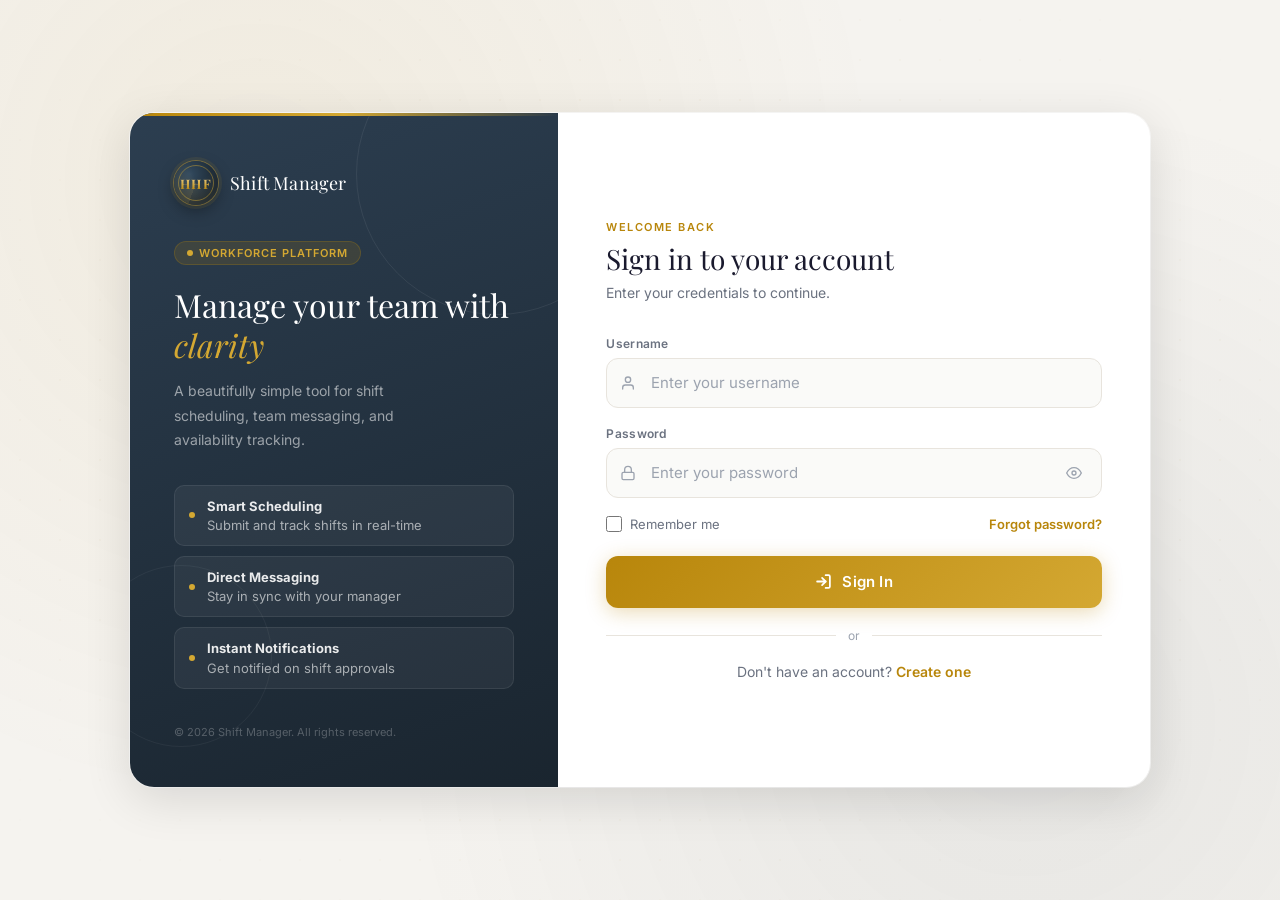
<file: src/main/resources/static/login.html>
<!DOCTYPE html>
<html lang="en">
<head>
<meta charset="UTF-8">
<meta name="viewport" content="width=device-width, initial-scale=1.0">
<title>Shift Manager — Login</title>
<link rel="icon" href="data:image/svg+xml,%3Csvg xmlns='http://www.w3.org/2000/svg' viewBox='0 0 64 64'%3E%3Ccircle cx='32' cy='32' r='30' fill='%231a252f' stroke='%23d4a832' stroke-width='3'/%3E%3Ctext x='32' y='39' font-family='Georgia,serif' font-size='17' font-weight='700' letter-spacing='1' fill='%23d4a832' text-anchor='middle'%3EHHF%3C/text%3E%3C/svg%3E">
<link href="https://fonts.googleapis.com/css2?family=Playfair+Display:ital,wght@0,600;0,700;1,600&family=Inter:wght@300;400;500;600&display=swap" rel="stylesheet">
<style>
:root{
    --bg:#f5f3ef;
    --card:#ffffff;
    --left-bg:#2c3e50;
    --left-bg2:#1a252f;
    --accent:#b8860b;
    --accent-light:#d4a832;
    --text:#1a1a2e;
    --muted:#6b7280;
    --muted2:#9ca3af;
    --border:#e8e4dd;
    --shadow-lg:0 12px 48px rgba(0,0,0,0.12);
}
*{margin:0;padding:0;box-sizing:border-box;}
html,body{height:100%;}
body{
    min-height:100vh;background:var(--bg);
    font-family:'Inter',sans-serif;color:var(--text);
    display:flex;align-items:center;justify-content:center;
    padding:20px;position:relative;
}
body::before{
    content:"";position:fixed;inset:0;pointer-events:none;
    background-image:
        radial-gradient(circle at 20% 20%,rgba(184,134,11,0.07) 0%,transparent 50%),
        radial-gradient(circle at 80% 80%,rgba(44,62,80,0.07) 0%,transparent 50%);
}
body::after{
    content:"";position:fixed;inset:0;pointer-events:none;
    background-image:radial-gradient(circle,rgba(184,134,11,0.07) 1px,transparent 1px);
    background-size:40px 40px;
    mask-image:radial-gradient(ellipse 70% 70% at 50% 50%,black,transparent);
}
 
/* ── CARD ── */
.card{
    position:relative;z-index:10;
    display:flex;width:100%;max-width:1020px;
    min-height:580px;border-radius:24px;overflow:hidden;
    box-shadow:var(--shadow-lg),0 0 0 1px rgba(255,255,255,0.8);
    animation:cardIn .7s cubic-bezier(0.16,1,0.3,1) both;
}
@keyframes cardIn{from{opacity:0;transform:translateY(20px) scale(0.98);}to{opacity:1;transform:translateY(0) scale(1);}}
 
/* ── LEFT ── */
.left{
    width:42%;
    background:linear-gradient(160deg,var(--left-bg) 0%,var(--left-bg2) 100%);
    padding:48px 44px;display:flex;flex-direction:column;
    justify-content:space-between;position:relative;overflow:hidden;
    flex-shrink:0;
}
.left::before{content:"";position:absolute;width:280px;height:280px;border:1px solid rgba(255,255,255,0.07);border-radius:50%;top:-80px;right:-80px;}
.left::after{content:"";position:absolute;width:180px;height:180px;border:1px solid rgba(255,255,255,0.05);border-radius:50%;bottom:40px;left:-40px;}
.left-accent{position:absolute;top:0;left:0;right:0;height:3px;background:linear-gradient(90deg,var(--accent),var(--accent-light),transparent);}
.brand{display:flex;align-items:center;gap:12px;position:relative;z-index:1;}
.brand-mark{width:40px;height:40px;background:rgba(255,255,255,0.1);border:1px solid rgba(255,255,255,0.15);border-radius:10px;display:flex;align-items:center;justify-content:center;}
.brand-mark svg{width:19px;height:19px;stroke:#fff;fill:none;stroke-width:2;stroke-linecap:round;stroke-linejoin:round;}
.brand-name{font-family:'Playfair Display',serif;font-size:18px;color:#fff;letter-spacing:.2px;}
.left-body{flex:1;display:flex;flex-direction:column;justify-content:center;padding:36px 0;position:relative;z-index:1;}
.left-tag{display:inline-flex;align-items:center;gap:6px;background:rgba(184,134,11,0.15);border:1px solid rgba(184,134,11,0.25);border-radius:20px;padding:4px 12px;font-size:11px;font-weight:600;letter-spacing:1px;text-transform:uppercase;color:var(--accent-light);margin-bottom:20px;width:fit-content;}
.left-tag::before{content:"";width:6px;height:6px;border-radius:50%;background:var(--accent-light);}
.left-heading{font-family:'Playfair Display',serif;font-size:32px;line-height:1.25;color:#fff;margin-bottom:14px;}
.left-heading em{font-style:italic;color:var(--accent-light);}
.left-sub{font-size:14px;color:rgba(255,255,255,0.55);line-height:1.75;max-width:270px;}
.features{margin-top:32px;display:flex;flex-direction:column;gap:10px;}
.feature{display:flex;align-items:center;gap:12px;padding:11px 14px;background:rgba(255,255,255,0.05);border:1px solid rgba(255,255,255,0.08);border-radius:10px;transition:.2s;}
.feature:hover{background:rgba(255,255,255,0.08);border-color:rgba(184,134,11,0.2);}
.feature-dot{width:6px;height:6px;border-radius:50%;background:var(--accent-light);flex-shrink:0;}
.feature-text{font-size:13px;color:rgba(255,255,255,0.6);line-height:1.4;}
.feature-text strong{color:rgba(255,255,255,0.9);display:block;font-size:13px;margin-bottom:1px;}
.left-footer{font-size:11px;color:rgba(255,255,255,0.25);position:relative;z-index:1;}
 
/* ── RIGHT ── */
.right{flex:1;background:var(--card);padding:48px 48px;display:flex;flex-direction:column;justify-content:center;min-width:0;}
.right-header{margin-bottom:32px;}
.right-eyebrow{font-size:11px;font-weight:600;letter-spacing:1.5px;text-transform:uppercase;color:var(--accent);margin-bottom:8px;}
.right-title{font-family:'Playfair Display',serif;font-size:28px;color:var(--text);margin-bottom:6px;line-height:1.2;}
.right-sub{font-size:14px;color:var(--muted);line-height:1.6;}
 
/* ── FIELDS ── */
.field{margin-bottom:18px;}
.field-label{font-size:12px;font-weight:600;letter-spacing:.3px;color:var(--muted);margin-bottom:7px;display:block;}
.field-wrap{position:relative;}
.field-ico{position:absolute;left:14px;top:50%;transform:translateY(-50%);width:16px;height:16px;stroke:var(--muted2);fill:none;stroke-width:2;stroke-linecap:round;stroke-linejoin:round;pointer-events:none;transition:stroke .2s;}
.field-input{width:100%;height:50px;padding:0 14px 0 44px;background:#fafaf8;border:1.5px solid var(--border);border-radius:12px;font-size:15px;color:var(--text);font-family:'Inter',sans-serif;outline:none;transition:border-color .2s,box-shadow .2s,background .2s;-webkit-appearance:none;}
.field-input::placeholder{color:var(--muted2);}
.field-input:hover{border-color:#d4c9b8;background:#fff;}
.field-input:focus{border-color:rgba(184,134,11,0.5);background:#fff;box-shadow:0 0 0 3px rgba(184,134,11,0.08);}
.field-wrap:focus-within .field-ico{stroke:var(--accent);}
.field-input.has-right{padding-right:44px;}
.eye-btn{position:absolute;right:14px;top:50%;transform:translateY(-50%);background:none;border:none;cursor:pointer;padding:6px;display:flex;align-items:center;-webkit-tap-highlight-color:transparent;}
.eye-btn svg{width:16px;height:16px;stroke:var(--muted2);fill:none;stroke-width:2;stroke-linecap:round;stroke-linejoin:round;transition:.15s;}
.eye-btn:hover svg{stroke:var(--accent);}
 
/* ── OPTIONS ── */
.opts-row{display:flex;align-items:center;justify-content:space-between;margin-bottom:24px;flex-wrap:wrap;gap:8px;}
.check-label{display:flex;align-items:center;gap:8px;font-size:13px;color:var(--muted);cursor:pointer;-webkit-tap-highlight-color:transparent;}
.check-label input[type=checkbox]{width:16px;height:16px;accent-color:var(--accent);cursor:pointer;flex-shrink:0;}
.forgot{font-size:13px;color:var(--accent);text-decoration:none;font-weight:600;}
.forgot:hover{text-decoration:underline;}
 
/* ── BUTTON ── */
.btn-main{
    width:100%;height:52px;
    background:linear-gradient(135deg,var(--accent) 0%,var(--accent-light) 100%);
    color:#fff;border:none;border-radius:12px;
    font-size:15px;font-weight:600;font-family:'Inter',sans-serif;
    cursor:pointer;letter-spacing:.2px;
    display:flex;align-items:center;justify-content:center;gap:10px;
    position:relative;overflow:hidden;
    transition:transform .15s,box-shadow .2s;
    box-shadow:0 4px 20px rgba(184,134,11,0.3);
    -webkit-tap-highlight-color:transparent;
    touch-action:manipulation;
}
.btn-main::before{content:"";position:absolute;inset:0;background:linear-gradient(135deg,rgba(255,255,255,0.15),transparent);opacity:0;transition:opacity .2s;}
.btn-main:hover{transform:translateY(-1px);box-shadow:0 6px 24px rgba(184,134,11,0.35);}
.btn-main:hover::before{opacity:1;}
.btn-main:active{transform:scale(0.98);}
.btn-main:disabled{opacity:.6;cursor:not-allowed;transform:none;}
.btn-main svg{width:17px;height:17px;stroke:#fff;fill:none;stroke-width:2.5;stroke-linecap:round;stroke-linejoin:round;}
.spinner{display:none;width:18px;height:18px;border:2px solid rgba(255,255,255,0.3);border-top-color:#fff;border-radius:50%;animation:spin .7s linear infinite;}
@keyframes spin{to{transform:rotate(360deg);}}
 
/* ── MESSAGES ── */
.error-box{display:flex;align-items:center;gap:8px;background:#fef2f2;border:1px solid #fecaca;border-radius:10px;padding:12px 16px;margin-top:14px;font-size:13px;color:#b91c1c;line-height:1.4;}
.error-box.hidden{display:none;}
.error-box svg{width:15px;height:15px;stroke:#b91c1c;fill:none;stroke-width:2;flex-shrink:0;}
 
/* ── DIVIDER & FOOTER ── */
.divider{display:flex;align-items:center;gap:12px;margin:20px 0;font-size:12px;color:var(--muted2);}
.divider::before,.divider::after{content:"";flex:1;height:1px;background:var(--border);}
.bottom-link{text-align:center;font-size:14px;color:var(--muted);}
.bottom-link a{color:var(--accent);font-weight:600;text-decoration:none;}
.bottom-link a:hover{text-decoration:underline;}
 
@keyframes fadeUp{from{opacity:0;transform:translateY(14px);}to{opacity:1;transform:translateY(0);}}
 
/* ══════════════════════════════
   MOBILE (≤768px)
   ══════════════════════════════ */
@media(max-width:768px){
    body{padding:0;align-items:stretch;background:var(--card);}
    body::after{display:none;}
    .card{flex-direction:column;border-radius:0;box-shadow:none;min-height:100vh;}
 
    /* left becomes compact top banner */
    .left{
        width:100%;padding:28px 24px 24px;
        flex-direction:row;align-items:center;
        min-height:auto;gap:0;
    }
    .left::before,.left::after{display:none;}
    .left-body,.left-footer,.features,.left-sub,.left-tag,.left-heading{display:none;}
    .brand{margin:0;}
 
    /* right fills screen */
    .right{padding:32px 24px 40px;flex:1;justify-content:flex-start;padding-top:36px;}
    .right-header{margin-bottom:24px;}
    .right-title{font-size:24px;}
    .field-input{height:54px;font-size:16px;} /* 16px prevents iOS zoom */
    .btn-main{height:54px;font-size:16px;}
    .opts-row{margin-bottom:20px;}
}
 
@media(max-width:380px){
    .right{padding:24px 18px 32px;}
    .right-title{font-size:22px;}
}
 
/* ══════════ HHF MONOGRAM LOGO ══════════ */
.hhf-logo{
    position:relative;width:44px;height:44px;border-radius:50%;flex-shrink:0;
    background:radial-gradient(circle at 35% 30%,#324a5f,#1a252f 70%);
    display:flex;align-items:center;justify-content:center;
    box-shadow:0 0 0 1px rgba(212,168,50,.4),0 0 0 4px rgba(212,168,50,.09),0 6px 16px rgba(0,0,0,.35);
}
.hhf-logo::before{
    content:"";position:absolute;inset:4px;border-radius:50%;
    border:1px solid rgba(212,168,50,.45);
}
.hhf-logo::after{
    content:"";position:absolute;inset:0;border-radius:50%;
    background:conic-gradient(from 200deg,rgba(212,168,50,.35),transparent 40%,transparent 60%,rgba(212,168,50,.2));
    opacity:.6;mix-blend-mode:screen;pointer-events:none;
}
.hhf-mono{
    position:relative;z-index:1;font-family:'Playfair Display',serif;font-weight:700;
    font-size:13px;letter-spacing:1.4px;
    background:linear-gradient(180deg,#f1d38a 10%,#b8860b 90%);
    -webkit-background-clip:text;background-clip:text;color:transparent;
}
 
/* ══════════ CLICK-POP TACTILE FEEDBACK ══════════ */
.pop-fx{ transition:transform .16s cubic-bezier(.34,1.56,.64,1); }
.pop-fx:active{ transform:scale(.95); }
@keyframes popRise{
    0%{ transform:scale(.95); filter:brightness(1); }
    55%{ transform:scale(1.045) translateY(-2px); filter:brightness(1.06); }
    100%{ transform:scale(1) translateY(0); filter:brightness(1); }
}
.pop-fx.pop-rise{ animation:popRise .45s cubic-bezier(.34,1.56,.64,1); }
</style>
</head>
<body>
<div class="card">
    <!-- LEFT -->
    <div class="left">
        <div class="left-accent"></div>
        <div class="brand">
            <div class="hhf-logo"><span class="hhf-mono">HHF</span></div>
            <span class="brand-name">Shift Manager</span>
        </div>
        <div class="left-body">
            <div class="left-tag">Workforce Platform</div>
            <div class="left-heading">Manage your team with <em>clarity</em></div>
            <div class="left-sub">A beautifully simple tool for shift scheduling, team messaging, and availability tracking.</div>
            <div class="features">
                <div class="feature pop-fx"><div class="feature-dot"></div><div class="feature-text"><strong>Smart Scheduling</strong>Submit and track shifts in real-time</div></div>
                <div class="feature pop-fx"><div class="feature-dot"></div><div class="feature-text"><strong>Direct Messaging</strong>Stay in sync with your manager</div></div>
                <div class="feature pop-fx"><div class="feature-dot"></div><div class="feature-text"><strong>Instant Notifications</strong>Get notified on shift approvals</div></div>
            </div>
        </div>
        <div class="left-footer">&copy; 2026 Shift Manager. All rights reserved.</div>
    </div>
 
    <!-- RIGHT -->
    <div class="right">
        <div class="right-header">
            <div class="right-eyebrow">Welcome back</div>
            <div class="right-title">Sign in to your account</div>
            <div class="right-sub">Enter your credentials to continue.</div>
        </div>
 
        <div class="field">
            <label class="field-label" for="username">Username</label>
            <div class="field-wrap">
                <svg class="field-ico" viewBox="0 0 24 24"><path d="M20 21v-2a4 4 0 0 0-4-4H8a4 4 0 0 0-4 4v2"/><circle cx="12" cy="7" r="4"/></svg>
                <input type="text" id="username" class="field-input" placeholder="Enter your username" autocomplete="username" onkeydown="if(event.key==='Enter')login()">
            </div>
        </div>
 
        <div class="field">
            <label class="field-label" for="password">Password</label>
            <div class="field-wrap">
                <svg class="field-ico" viewBox="0 0 24 24"><rect x="3" y="11" width="18" height="11" rx="2"/><path d="M7 11V7a5 5 0 0 1 10 0v4"/></svg>
                <input type="password" id="password" class="field-input has-right" placeholder="Enter your password" autocomplete="current-password" onkeydown="if(event.key==='Enter')login()">
                <button class="eye-btn pop-fx" onclick="togglePw()" type="button" aria-label="Show/hide password">
                    <svg id="eyeIcon" viewBox="0 0 24 24"><path d="M1 12s4-8 11-8 11 8 11 8-4 8-11 8-11-8-11-8z"/><circle cx="12" cy="12" r="3"/></svg>
                </button>
            </div>
        </div>
 
        <div class="opts-row">
            <label class="check-label"><input type="checkbox" id="remember"> Remember me</label>
            <a href="#" class="forgot pop-fx">Forgot password?</a>
        </div>
 
        <button class="btn-main pop-fx" onclick="login()" id="loginBtn">
            <div class="spinner" id="spinner"></div>
            <svg id="loginIcon" viewBox="0 0 24 24"><path d="M15 3h4a2 2 0 0 1 2 2v14a2 2 0 0 1-2 2h-4"/><polyline points="10 17 15 12 10 7"/><line x1="15" y1="12" x2="3" y2="12"/></svg>
            Sign In
        </button>
 
        <div class="error-box hidden" id="errorBox">
            <svg viewBox="0 0 24 24"><circle cx="12" cy="12" r="10"/><line x1="12" y1="8" x2="12" y2="12"/><line x1="12" y1="16" x2="12.01" y2="16"/></svg>
            <span id="errorMsg">Invalid credentials.</span>
        </div>
 
        <div class="divider">or</div>
        <div class="bottom-link">Don't have an account? <a href="register.html">Create one</a></div>
    </div>
</div>
<script>
document.addEventListener("click", (e) => {
    const el = e.target.closest(".pop-fx");
    if (!el) return;
    el.classList.remove("pop-rise");
    void el.offsetWidth;
    el.classList.add("pop-rise");
});
function togglePw(){
    const pw=document.getElementById("password");
    const icon=document.getElementById("eyeIcon");
    if(pw.type==="password"){pw.type="text";icon.innerHTML=`<path d="M17.94 17.94A10.07 10.07 0 0 1 12 20c-7 0-11-8-11-8a18.45 18.45 0 0 1 5.06-5.94"/><path d="M9.9 4.24A9.12 9.12 0 0 1 12 4c7 0 11 8 11 8a18.5 18.5 0 0 1-2.16 3.19"/><line x1="1" y1="1" x2="23" y2="23"/>`;}
    else{pw.type="password";icon.innerHTML=`<path d="M1 12s4-8 11-8 11 8 11 8-4 8-11 8-11-8-11-8z"/><circle cx="12" cy="12" r="3"/>`;}
}
function showError(msg){const b=document.getElementById("errorBox");document.getElementById("errorMsg").innerText=msg;b.classList.remove("hidden");}
function setLoading(on){document.getElementById("spinner").style.display=on?"block":"none";document.getElementById("loginIcon").style.display=on?"none":"block";document.getElementById("loginBtn").disabled=on;}
function login(){
    const username=document.getElementById("username").value.trim();
    const password=document.getElementById("password").value;
    document.getElementById("errorBox").classList.add("hidden");
    if(!username){showError("Please enter your username.");return;}
    if(!password){showError("Please enter your password.");return;}
    setLoading(true);
    fetch("https://employee-management-1-iw92.onrender.com/auth/login",{method:"POST",headers:{"Content-Type":"application/json"},body:JSON.stringify({username,password})})
    .then(r=>r.json())
    .then(data=>{
        if(data.message==="Login success"){
            localStorage.setItem("username",username);
            localStorage.setItem("role",data.role);
            if(document.getElementById("remember").checked) localStorage.setItem("rememberedUser",username);
            window.location.href="dashboard.html";
        }else{setLoading(false);showError(data.message||"Invalid username or password.");}
    })
    .catch(()=>{setLoading(false);showError("Cannot connect to server.");});
}
const rem=localStorage.getItem("rememberedUser");
if(rem){document.getElementById("username").value=rem;document.getElementById("remember").checked=true;}
</script>
</body>
</html>
</file>
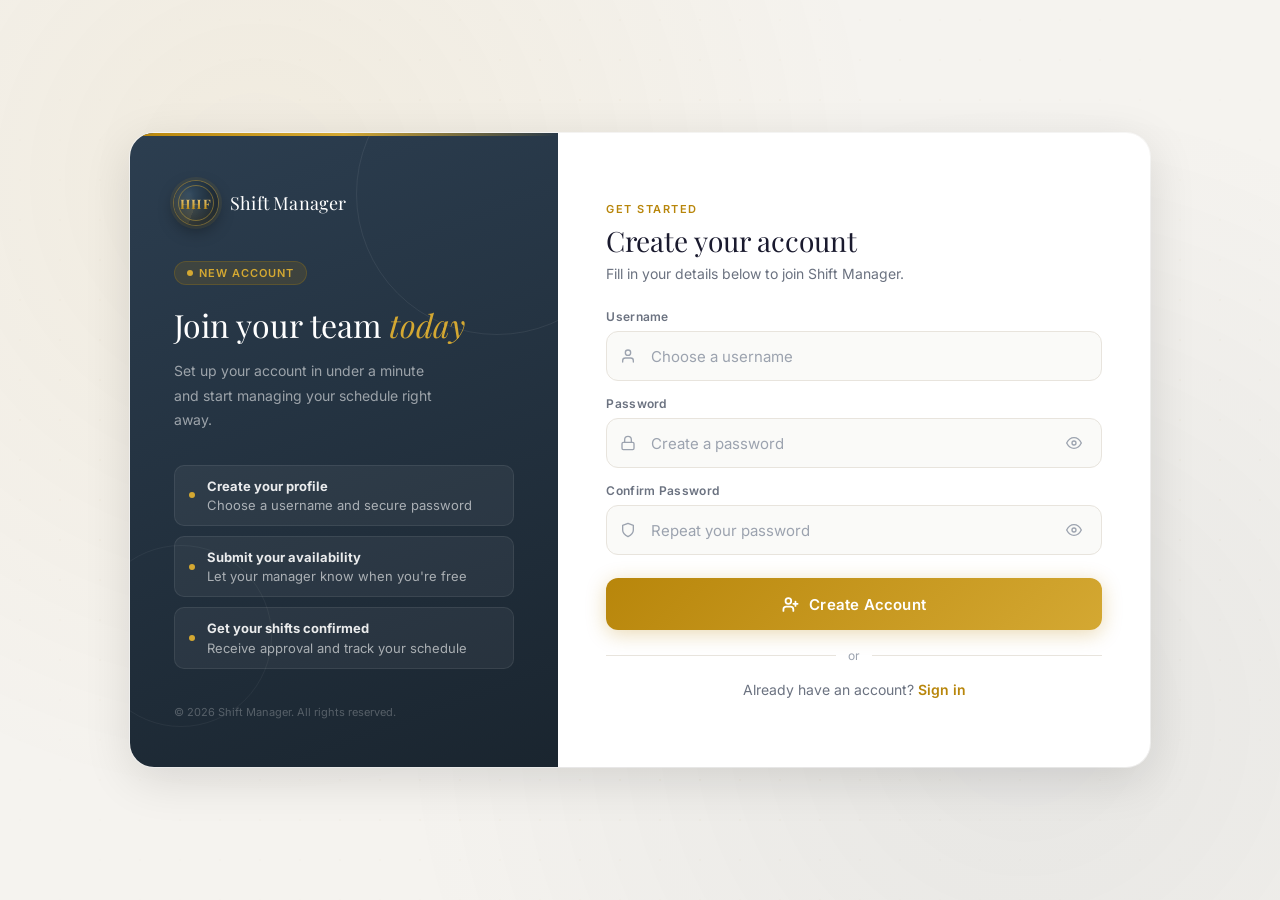
<file: src/main/resources/static/register.html>
<!DOCTYPE html>
<html lang="en">
<head>
<meta charset="UTF-8">
<meta name="viewport" content="width=device-width, initial-scale=1.0">
<title>Shift Manager — Register</title>
<link rel="icon" href="data:image/svg+xml,%3Csvg xmlns='http://www.w3.org/2000/svg' viewBox='0 0 64 64'%3E%3Ccircle cx='32' cy='32' r='30' fill='%231a252f' stroke='%23d4a832' stroke-width='3'/%3E%3Ctext x='32' y='39' font-family='Georgia,serif' font-size='17' font-weight='700' letter-spacing='1' fill='%23d4a832' text-anchor='middle'%3EHHF%3C/text%3E%3C/svg%3E">
<link href="https://fonts.googleapis.com/css2?family=Playfair+Display:ital,wght@0,600;0,700;1,600&family=Inter:wght@300;400;500;600&display=swap" rel="stylesheet">
<style>
:root{
    --bg:#f5f3ef;--card:#ffffff;--left-bg:#2c3e50;--left-bg2:#1a252f;
    --accent:#b8860b;--accent-light:#d4a832;--text:#1a1a2e;
    --muted:#6b7280;--muted2:#9ca3af;--border:#e8e4dd;
    --shadow-lg:0 12px 48px rgba(0,0,0,0.12);
}
*{margin:0;padding:0;box-sizing:border-box;}
html,body{height:100%;}
body{min-height:100vh;background:var(--bg);font-family:'Inter',sans-serif;color:var(--text);display:flex;align-items:center;justify-content:center;padding:20px;position:relative;}
body::before{content:"";position:fixed;inset:0;pointer-events:none;background-image:radial-gradient(circle at 20% 20%,rgba(184,134,11,0.07) 0%,transparent 50%),radial-gradient(circle at 80% 80%,rgba(44,62,80,0.07) 0%,transparent 50%);}
body::after{content:"";position:fixed;inset:0;pointer-events:none;background-image:radial-gradient(circle,rgba(184,134,11,0.07) 1px,transparent 1px);background-size:40px 40px;mask-image:radial-gradient(ellipse 70% 70% at 50% 50%,black,transparent);}
.card{position:relative;z-index:10;display:flex;width:100%;max-width:1020px;min-height:600px;border-radius:24px;overflow:hidden;box-shadow:var(--shadow-lg),0 0 0 1px rgba(255,255,255,0.8);animation:cardIn .7s cubic-bezier(0.16,1,0.3,1) both;}
@keyframes cardIn{from{opacity:0;transform:translateY(20px) scale(0.98);}to{opacity:1;transform:translateY(0) scale(1);}}
 
.left{width:42%;background:linear-gradient(160deg,var(--left-bg) 0%,var(--left-bg2) 100%);padding:48px 44px;display:flex;flex-direction:column;justify-content:space-between;position:relative;overflow:hidden;flex-shrink:0;}
.left::before{content:"";position:absolute;width:280px;height:280px;border:1px solid rgba(255,255,255,0.07);border-radius:50%;top:-80px;right:-80px;}
.left::after{content:"";position:absolute;width:180px;height:180px;border:1px solid rgba(255,255,255,0.05);border-radius:50%;bottom:40px;left:-40px;}
.left-accent{position:absolute;top:0;left:0;right:0;height:3px;background:linear-gradient(90deg,var(--accent),var(--accent-light),transparent);}
.brand{display:flex;align-items:center;gap:12px;position:relative;z-index:1;}
.brand-mark{width:40px;height:40px;background:rgba(255,255,255,0.1);border:1px solid rgba(255,255,255,0.15);border-radius:10px;display:flex;align-items:center;justify-content:center;}
.brand-mark svg{width:19px;height:19px;stroke:#fff;fill:none;stroke-width:2;stroke-linecap:round;stroke-linejoin:round;}
.brand-name{font-family:'Playfair Display',serif;font-size:18px;color:#fff;letter-spacing:.2px;}
.left-body{flex:1;display:flex;flex-direction:column;justify-content:center;padding:36px 0;position:relative;z-index:1;}
.left-tag{display:inline-flex;align-items:center;gap:6px;background:rgba(184,134,11,0.15);border:1px solid rgba(184,134,11,0.25);border-radius:20px;padding:4px 12px;font-size:11px;font-weight:600;letter-spacing:1px;text-transform:uppercase;color:var(--accent-light);margin-bottom:20px;width:fit-content;}
.left-tag::before{content:"";width:6px;height:6px;border-radius:50%;background:var(--accent-light);}
.left-heading{font-family:'Playfair Display',serif;font-size:32px;line-height:1.25;color:#fff;margin-bottom:14px;}
.left-heading em{font-style:italic;color:var(--accent-light);}
.left-sub{font-size:14px;color:rgba(255,255,255,0.55);line-height:1.75;max-width:270px;}
.features{margin-top:32px;display:flex;flex-direction:column;gap:10px;}
.feature{display:flex;align-items:center;gap:12px;padding:11px 14px;background:rgba(255,255,255,0.05);border:1px solid rgba(255,255,255,0.08);border-radius:10px;transition:.2s;}
.feature:hover{background:rgba(255,255,255,0.08);border-color:rgba(184,134,11,0.2);}
.feature-dot{width:6px;height:6px;border-radius:50%;background:var(--accent-light);flex-shrink:0;}
.feature-text{font-size:13px;color:rgba(255,255,255,0.6);line-height:1.4;}
.feature-text strong{color:rgba(255,255,255,0.9);display:block;font-size:13px;margin-bottom:1px;}
.left-footer{font-size:11px;color:rgba(255,255,255,0.25);position:relative;z-index:1;}
 
.right{flex:1;background:var(--card);padding:48px 48px;display:flex;flex-direction:column;justify-content:center;min-width:0;}
.right-header{margin-bottom:24px;}
.right-eyebrow{font-size:11px;font-weight:600;letter-spacing:1.5px;text-transform:uppercase;color:var(--accent);margin-bottom:8px;}
.right-title{font-family:'Playfair Display',serif;font-size:28px;color:var(--text);margin-bottom:6px;line-height:1.2;}
.right-sub{font-size:14px;color:var(--muted);line-height:1.6;}
 
.field{margin-bottom:15px;}
.field-label{font-size:12px;font-weight:600;letter-spacing:.3px;color:var(--muted);margin-bottom:7px;display:block;}
.field-wrap{position:relative;}
.field-ico{position:absolute;left:14px;top:50%;transform:translateY(-50%);width:16px;height:16px;stroke:var(--muted2);fill:none;stroke-width:2;stroke-linecap:round;stroke-linejoin:round;pointer-events:none;transition:stroke .2s;}
.field-input{width:100%;height:50px;padding:0 14px 0 44px;background:#fafaf8;border:1.5px solid var(--border);border-radius:12px;font-size:15px;color:var(--text);font-family:'Inter',sans-serif;outline:none;transition:border-color .2s,box-shadow .2s,background .2s;-webkit-appearance:none;}
.field-input::placeholder{color:var(--muted2);}
.field-input:hover{border-color:#d4c9b8;background:#fff;}
.field-input:focus{border-color:rgba(184,134,11,0.5);background:#fff;box-shadow:0 0 0 3px rgba(184,134,11,0.08);}
.field-wrap:focus-within .field-ico{stroke:var(--accent);}
.field-input.has-right{padding-right:44px;}
.eye-btn{position:absolute;right:14px;top:50%;transform:translateY(-50%);background:none;border:none;cursor:pointer;padding:6px;display:flex;align-items:center;-webkit-tap-highlight-color:transparent;}
.eye-btn svg{width:16px;height:16px;stroke:var(--muted2);fill:none;stroke-width:2;stroke-linecap:round;stroke-linejoin:round;transition:.15s;}
.eye-btn:hover svg{stroke:var(--accent);}
 
.strength-wrap{margin-top:7px;}
.strength-bars{display:flex;gap:4px;margin-bottom:4px;}
.strength-bar{flex:1;height:3px;border-radius:2px;background:var(--border);transition:background .3s;}
.strength-label{font-size:11px;color:var(--muted2);}
 
.btn-main{width:100%;height:52px;background:linear-gradient(135deg,var(--accent) 0%,var(--accent-light) 100%);color:#fff;border:none;border-radius:12px;font-size:15px;font-weight:600;font-family:'Inter',sans-serif;cursor:pointer;letter-spacing:.2px;display:flex;align-items:center;justify-content:center;gap:10px;position:relative;overflow:hidden;transition:transform .15s,box-shadow .2s;box-shadow:0 4px 20px rgba(184,134,11,0.3);margin-top:8px;-webkit-tap-highlight-color:transparent;touch-action:manipulation;}
.btn-main::before{content:"";position:absolute;inset:0;background:linear-gradient(135deg,rgba(255,255,255,0.15),transparent);opacity:0;transition:opacity .2s;}
.btn-main:hover{transform:translateY(-1px);box-shadow:0 6px 24px rgba(184,134,11,0.35);}
.btn-main:hover::before{opacity:1;}
.btn-main:active{transform:scale(0.98);}
.btn-main:disabled{opacity:.6;cursor:not-allowed;transform:none;}
.btn-main svg{width:17px;height:17px;stroke:#fff;fill:none;stroke-width:2.5;stroke-linecap:round;stroke-linejoin:round;}
.spinner{display:none;width:18px;height:18px;border:2px solid rgba(255,255,255,0.3);border-top-color:#fff;border-radius:50%;animation:spin .7s linear infinite;}
@keyframes spin{to{transform:rotate(360deg);}}
 
.error-box{display:flex;align-items:center;gap:8px;background:#fef2f2;border:1px solid #fecaca;border-radius:10px;padding:12px 16px;margin-top:12px;font-size:13px;color:#b91c1c;line-height:1.4;}
.error-box.hidden{display:none;}
.error-box svg{width:15px;height:15px;stroke:#b91c1c;fill:none;stroke-width:2;flex-shrink:0;}
.success-box{display:flex;align-items:center;gap:8px;background:#f0fdf4;border:1px solid #bbf7d0;border-radius:10px;padding:12px 16px;margin-top:12px;font-size:13px;color:#166534;}
.success-box.hidden{display:none;}
.success-box svg{width:15px;height:15px;stroke:#166534;fill:none;stroke-width:2;flex-shrink:0;}
 
.divider{display:flex;align-items:center;gap:12px;margin:18px 0;font-size:12px;color:var(--muted2);}
.divider::before,.divider::after{content:"";flex:1;height:1px;background:var(--border);}
.bottom-link{text-align:center;font-size:14px;color:var(--muted);}
.bottom-link a{color:var(--accent);font-weight:600;text-decoration:none;}
.bottom-link a:hover{text-decoration:underline;}
 
/* ══ MOBILE ══ */
@media(max-width:768px){
    body{padding:0;align-items:stretch;background:var(--card);}
    body::after{display:none;}
    .card{flex-direction:column;border-radius:0;box-shadow:none;min-height:100vh;}
    .left{width:100%;padding:24px 20px;flex-direction:row;align-items:center;min-height:auto;}
    .left::before,.left::after{display:none;}
    .left-body,.left-footer,.features,.left-sub,.left-tag,.left-heading{display:none;}
    .right{padding:28px 20px 40px;flex:1;}
    .right-title{font-size:24px;}
    .field-input{height:54px;font-size:16px;}
    .btn-main{height:54px;font-size:16px;}
}
@media(max-width:380px){
    .right{padding:24px 16px 32px;}
    .right-title{font-size:22px;}
}
 
/* ══════════ HHF MONOGRAM LOGO ══════════ */
.hhf-logo{
    position:relative;width:44px;height:44px;border-radius:50%;flex-shrink:0;
    background:radial-gradient(circle at 35% 30%,#324a5f,#1a252f 70%);
    display:flex;align-items:center;justify-content:center;
    box-shadow:0 0 0 1px rgba(212,168,50,.4),0 0 0 4px rgba(212,168,50,.09),0 6px 16px rgba(0,0,0,.35);
}
.hhf-logo::before{
    content:"";position:absolute;inset:4px;border-radius:50%;
    border:1px solid rgba(212,168,50,.45);
}
.hhf-logo::after{
    content:"";position:absolute;inset:0;border-radius:50%;
    background:conic-gradient(from 200deg,rgba(212,168,50,.35),transparent 40%,transparent 60%,rgba(212,168,50,.2));
    opacity:.6;mix-blend-mode:screen;pointer-events:none;
}
.hhf-mono{
    position:relative;z-index:1;font-family:'Playfair Display',serif;font-weight:700;
    font-size:13px;letter-spacing:1.4px;
    background:linear-gradient(180deg,#f1d38a 10%,#b8860b 90%);
    -webkit-background-clip:text;background-clip:text;color:transparent;
}
 
/* ══════════ CLICK-POP TACTILE FEEDBACK ══════════ */
.pop-fx{ transition:transform .16s cubic-bezier(.34,1.56,.64,1); }
.pop-fx:active{ transform:scale(.95); }
@keyframes popRise{
    0%{ transform:scale(.95); filter:brightness(1); }
    55%{ transform:scale(1.045) translateY(-2px); filter:brightness(1.06); }
    100%{ transform:scale(1) translateY(0); filter:brightness(1); }
}
.pop-fx.pop-rise{ animation:popRise .45s cubic-bezier(.34,1.56,.64,1); }
</style>
</head>
<body>
<div class="card">
    <div class="left">
        <div class="left-accent"></div>
        <div class="brand">
            <div class="hhf-logo"><span class="hhf-mono">HHF</span></div>
            <span class="brand-name">Shift Manager</span>
        </div>
        <div class="left-body">
            <div class="left-tag">New Account</div>
            <div class="left-heading">Join your team <em>today</em></div>
            <div class="left-sub">Set up your account in under a minute and start managing your schedule right away.</div>
            <div class="features">
                <div class="feature pop-fx"><div class="feature-dot"></div><div class="feature-text"><strong>Create your profile</strong>Choose a username and secure password</div></div>
                <div class="feature pop-fx"><div class="feature-dot"></div><div class="feature-text"><strong>Submit your availability</strong>Let your manager know when you're free</div></div>
                <div class="feature pop-fx"><div class="feature-dot"></div><div class="feature-text"><strong>Get your shifts confirmed</strong>Receive approval and track your schedule</div></div>
            </div>
        </div>
        <div class="left-footer">&copy; 2026 Shift Manager. All rights reserved.</div>
    </div>
 
    <div class="right">
        <div class="right-header">
            <div class="right-eyebrow">Get started</div>
            <div class="right-title">Create your account</div>
            <div class="right-sub">Fill in your details below to join Shift Manager.</div>
        </div>
 
        <div class="field">
            <label class="field-label" for="username">Username</label>
            <div class="field-wrap">
                <svg class="field-ico" viewBox="0 0 24 24"><path d="M20 21v-2a4 4 0 0 0-4-4H8a4 4 0 0 0-4 4v2"/><circle cx="12" cy="7" r="4"/></svg>
                <input type="text" id="username" class="field-input" placeholder="Choose a username" autocomplete="username" oninput="clearMsg()" onkeydown="if(event.key==='Enter')register()">
            </div>
        </div>
        <div class="field">
            <label class="field-label" for="password">Password</label>
            <div class="field-wrap">
                <svg class="field-ico" viewBox="0 0 24 24"><rect x="3" y="11" width="18" height="11" rx="2"/><path d="M7 11V7a5 5 0 0 1 10 0v4"/></svg>
                <input type="password" id="password" class="field-input has-right" placeholder="Create a password" autocomplete="new-password" oninput="checkStrength();clearMsg()" onkeydown="if(event.key==='Enter')register()">
                <button class="eye-btn pop-fx" onclick="togglePw('password','eye1')" type="button"><svg id="eye1" viewBox="0 0 24 24"><path d="M1 12s4-8 11-8 11 8 11 8-4 8-11 8-11-8-11-8z"/><circle cx="12" cy="12" r="3"/></svg></button>
            </div>
            <div class="strength-wrap" id="strengthWrap" style="display:none;">
                <div class="strength-bars"><div class="strength-bar" id="sb1"></div><div class="strength-bar" id="sb2"></div><div class="strength-bar" id="sb3"></div><div class="strength-bar" id="sb4"></div></div>
                <div class="strength-label" id="strengthLabel"></div>
            </div>
        </div>
        <div class="field">
            <label class="field-label" for="confirmPassword">Confirm Password</label>
            <div class="field-wrap">
                <svg class="field-ico" viewBox="0 0 24 24"><path d="M12 22s8-4 8-10V5l-8-3-8 3v7c0 6 8 10 8 10z"/></svg>
                <input type="password" id="confirmPassword" class="field-input has-right" placeholder="Repeat your password" autocomplete="new-password" oninput="clearMsg()" onkeydown="if(event.key==='Enter')register()">
                <button class="eye-btn pop-fx" onclick="togglePw('confirmPassword','eye2')" type="button"><svg id="eye2" viewBox="0 0 24 24"><path d="M1 12s4-8 11-8 11 8 11 8-4 8-11 8-11-8-11-8z"/><circle cx="12" cy="12" r="3"/></svg></button>
            </div>
        </div>
 
        <button class="btn-main pop-fx" onclick="register()" id="registerBtn">
            <div class="spinner" id="spinner"></div>
            <svg id="registerIcon" viewBox="0 0 24 24"><path d="M16 21v-2a4 4 0 0 0-4-4H6a4 4 0 0 0-4 4v2"/><circle cx="9" cy="7" r="4"/><line x1="19" y1="8" x2="19" y2="14"/><line x1="22" y1="11" x2="16" y2="11"/></svg>
            Create Account
        </button>
 
        <div class="error-box hidden" id="errorBox"><svg viewBox="0 0 24 24"><circle cx="12" cy="12" r="10"/><line x1="12" y1="8" x2="12" y2="12"/><line x1="12" y1="16" x2="12.01" y2="16"/></svg><span id="errorMsg"></span></div>
        <div class="success-box hidden" id="successBox"><svg viewBox="0 0 24 24"><path d="M22 11.08V12a10 10 0 1 1-5.93-9.14"/><polyline points="22 4 12 14.01 9 11.01"/></svg><span>Account created! Redirecting to login...</span></div>
 
        <div class="divider">or</div>
        <div class="bottom-link">Already have an account? <a href="login.html">Sign in</a></div>
    </div>
</div>
<script>
document.addEventListener("click", (e) => {
    const el = e.target.closest(".pop-fx");
    if (!el) return;
    el.classList.remove("pop-rise");
    void el.offsetWidth;
    el.classList.add("pop-rise");
});
function togglePw(a,b){const i=document.getElementById(a),icon=document.getElementById(b);if(i.type==="password"){i.type="text";icon.innerHTML=`<path d="M17.94 17.94A10.07 10.07 0 0 1 12 20c-7 0-11-8-11-8a18.45 18.45 0 0 1 5.06-5.94"/><path d="M9.9 4.24A9.12 9.12 0 0 1 12 4c7 0 11 8 11 8a18.5 18.5 0 0 1-2.16 3.19"/><line x1="1" y1="1" x2="23" y2="23"/>`;}else{i.type="password";icon.innerHTML=`<path d="M1 12s4-8 11-8 11 8 11 8-4 8-11 8-11-8-11-8z"/><circle cx="12" cy="12" r="3"/>`;}}
function checkStrength(){const pw=document.getElementById("password").value,w=document.getElementById("strengthWrap");if(!pw){w.style.display="none";return;}w.style.display="block";let s=0;if(pw.length>=6)s++;if(pw.length>=10)s++;if(/[A-Z]/.test(pw)&&/[a-z]/.test(pw))s++;if(/[0-9]/.test(pw)||/[^A-Za-z0-9]/.test(pw))s++;const c=["#ef4444","#f59e0b","#3b82f6","#22c55e"],l=["Weak","Fair","Good","Strong"];["sb1","sb2","sb3","sb4"].forEach((id,i)=>{document.getElementById(id).style.background=i<s?c[s-1]:"#e5e7eb";});const lb=document.getElementById("strengthLabel");lb.innerText=l[s-1]||"";lb.style.color=c[s-1]||"#9ca3af";}
function clearMsg(){document.getElementById("errorBox").classList.add("hidden");document.getElementById("successBox").classList.add("hidden");}
function setLoading(on){document.getElementById("spinner").style.display=on?"block":"none";document.getElementById("registerIcon").style.display=on?"none":"block";document.getElementById("registerBtn").disabled=on;}
function register(){
    const u=document.getElementById("username").value.trim(),p=document.getElementById("password").value,c=document.getElementById("confirmPassword").value;
    clearMsg();
    if(!u){document.getElementById("errorMsg").innerText="Please enter a username.";document.getElementById("errorBox").classList.remove("hidden");return;}
    if(u.length<3){document.getElementById("errorMsg").innerText="Username must be at least 3 characters.";document.getElementById("errorBox").classList.remove("hidden");return;}
    if(!p){document.getElementById("errorMsg").innerText="Please enter a password.";document.getElementById("errorBox").classList.remove("hidden");return;}
    if(p.length<6){document.getElementById("errorMsg").innerText="Password must be at least 6 characters.";document.getElementById("errorBox").classList.remove("hidden");return;}
    if(p!==c){document.getElementById("errorMsg").innerText="Passwords do not match.";document.getElementById("errorBox").classList.remove("hidden");return;}
    setLoading(true);
    fetch("https://employee-management-1-iw92.onrender.com/auth/register",{method:"POST",headers:{"Content-Type":"application/json"},body:JSON.stringify({username:u,password:p})})
    .then(r=>r.text()).then(msg=>{if(msg==="Register success"){document.getElementById("successBox").classList.remove("hidden");setLoading(false);setTimeout(()=>window.location.href="login.html",1800);}else{setLoading(false);document.getElementById("errorMsg").innerText=msg||"Registration failed.";document.getElementById("errorBox").classList.remove("hidden");}})
    .catch(()=>{setLoading(false);document.getElementById("errorMsg").innerText="Cannot connect to server.";document.getElementById("errorBox").classList.remove("hidden");});
}
</script>
</body>
</html>
</file>
